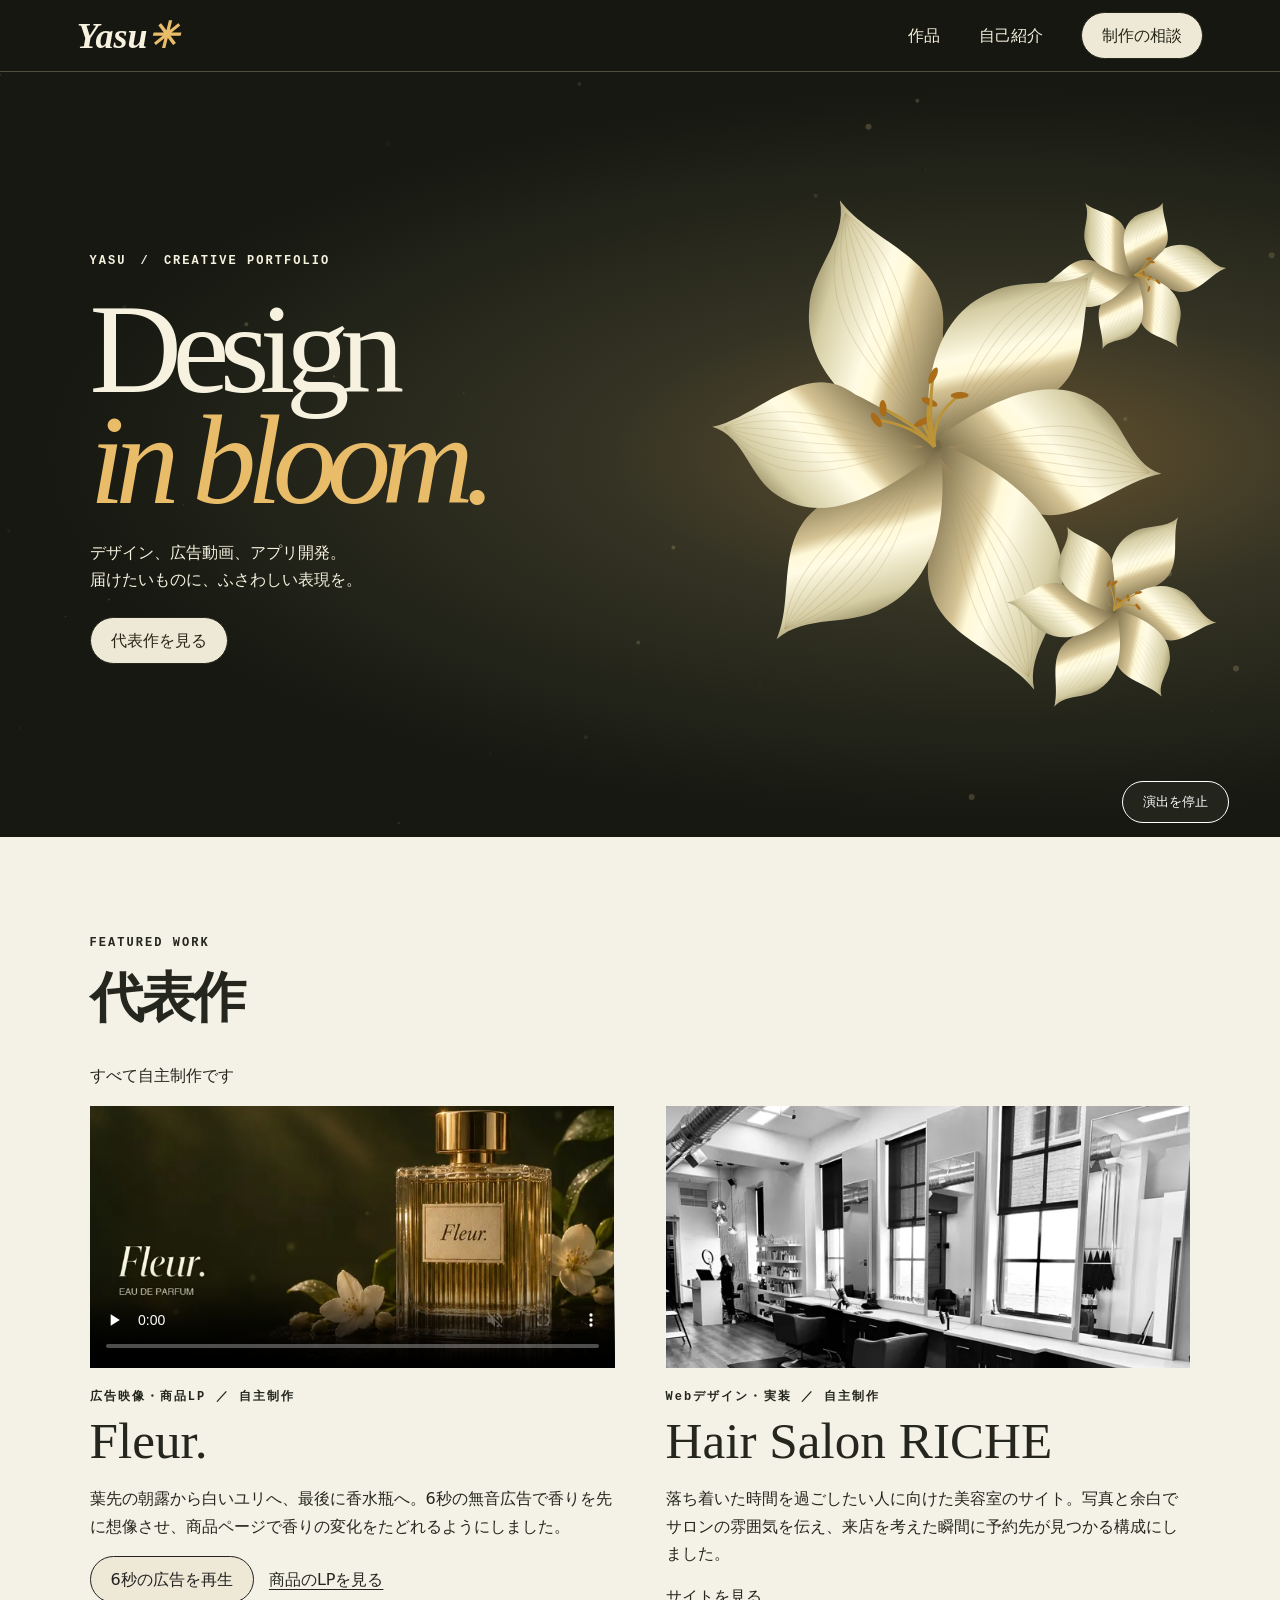
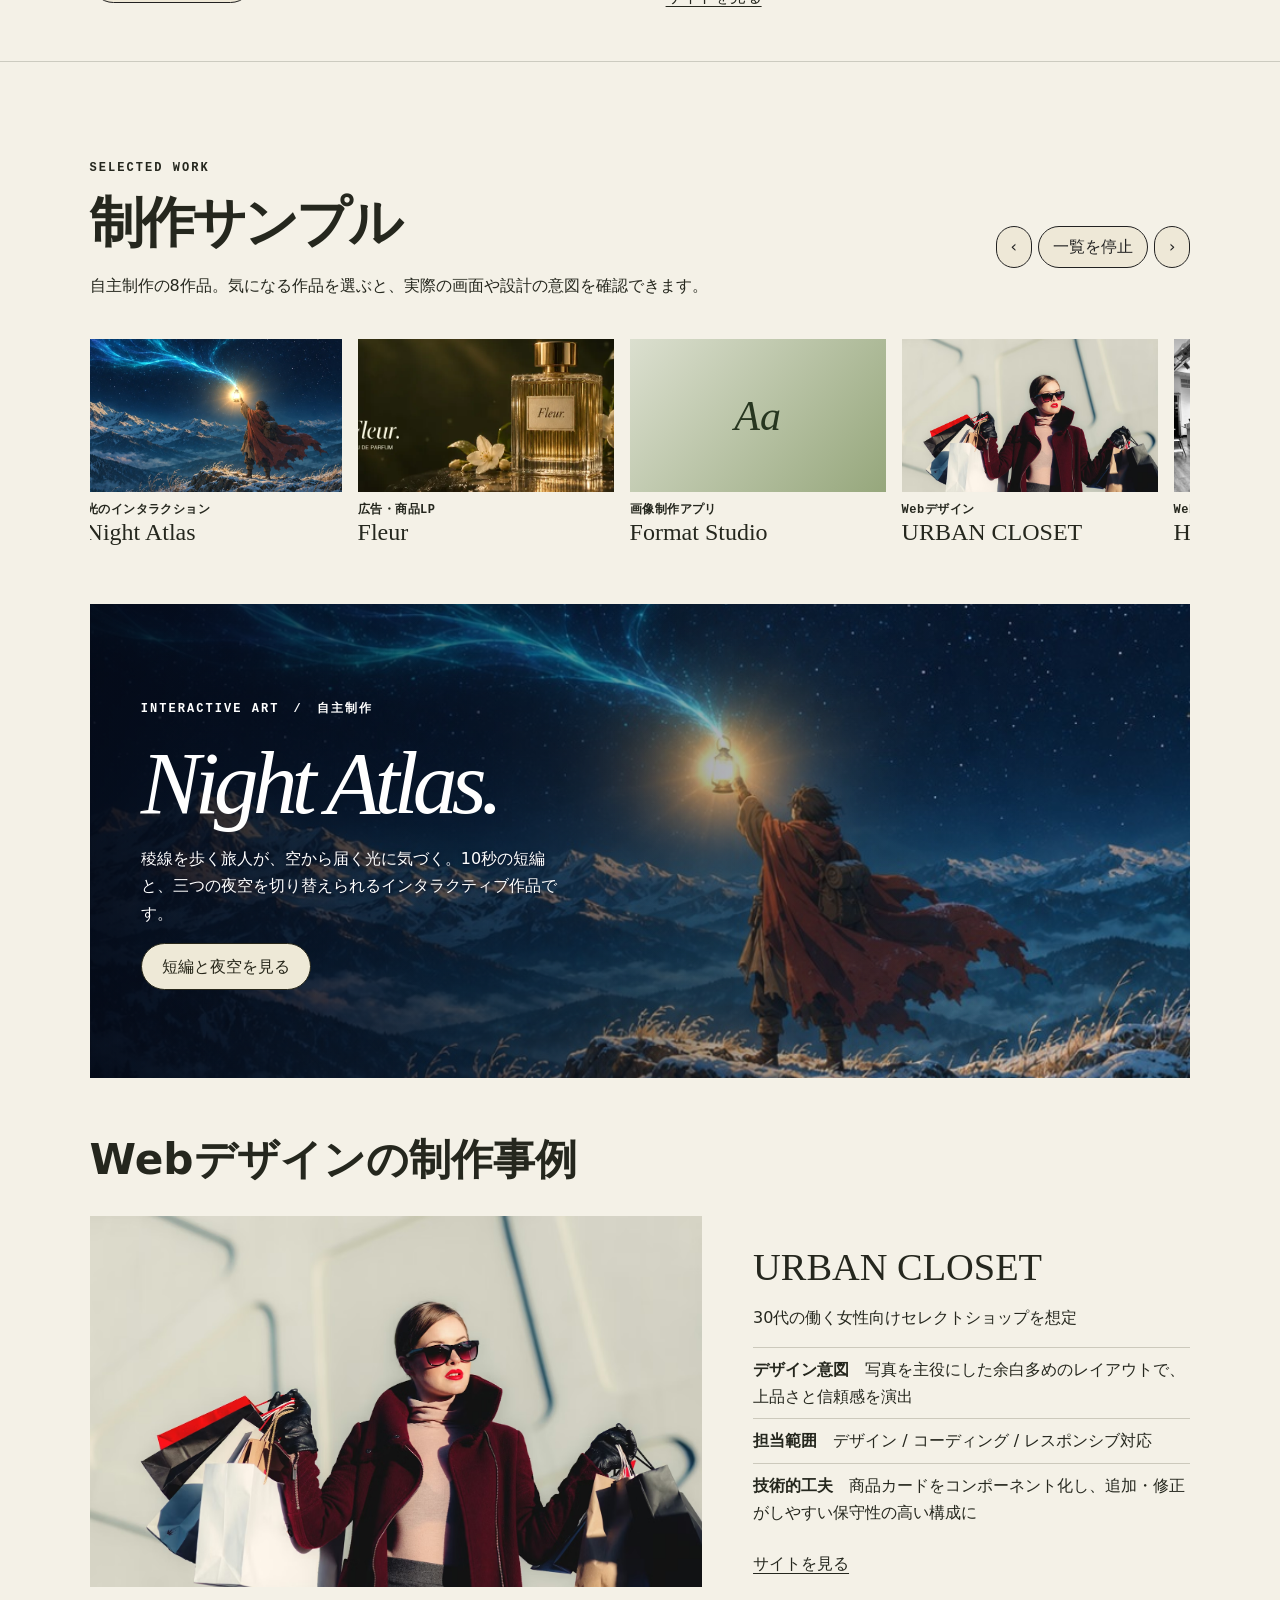
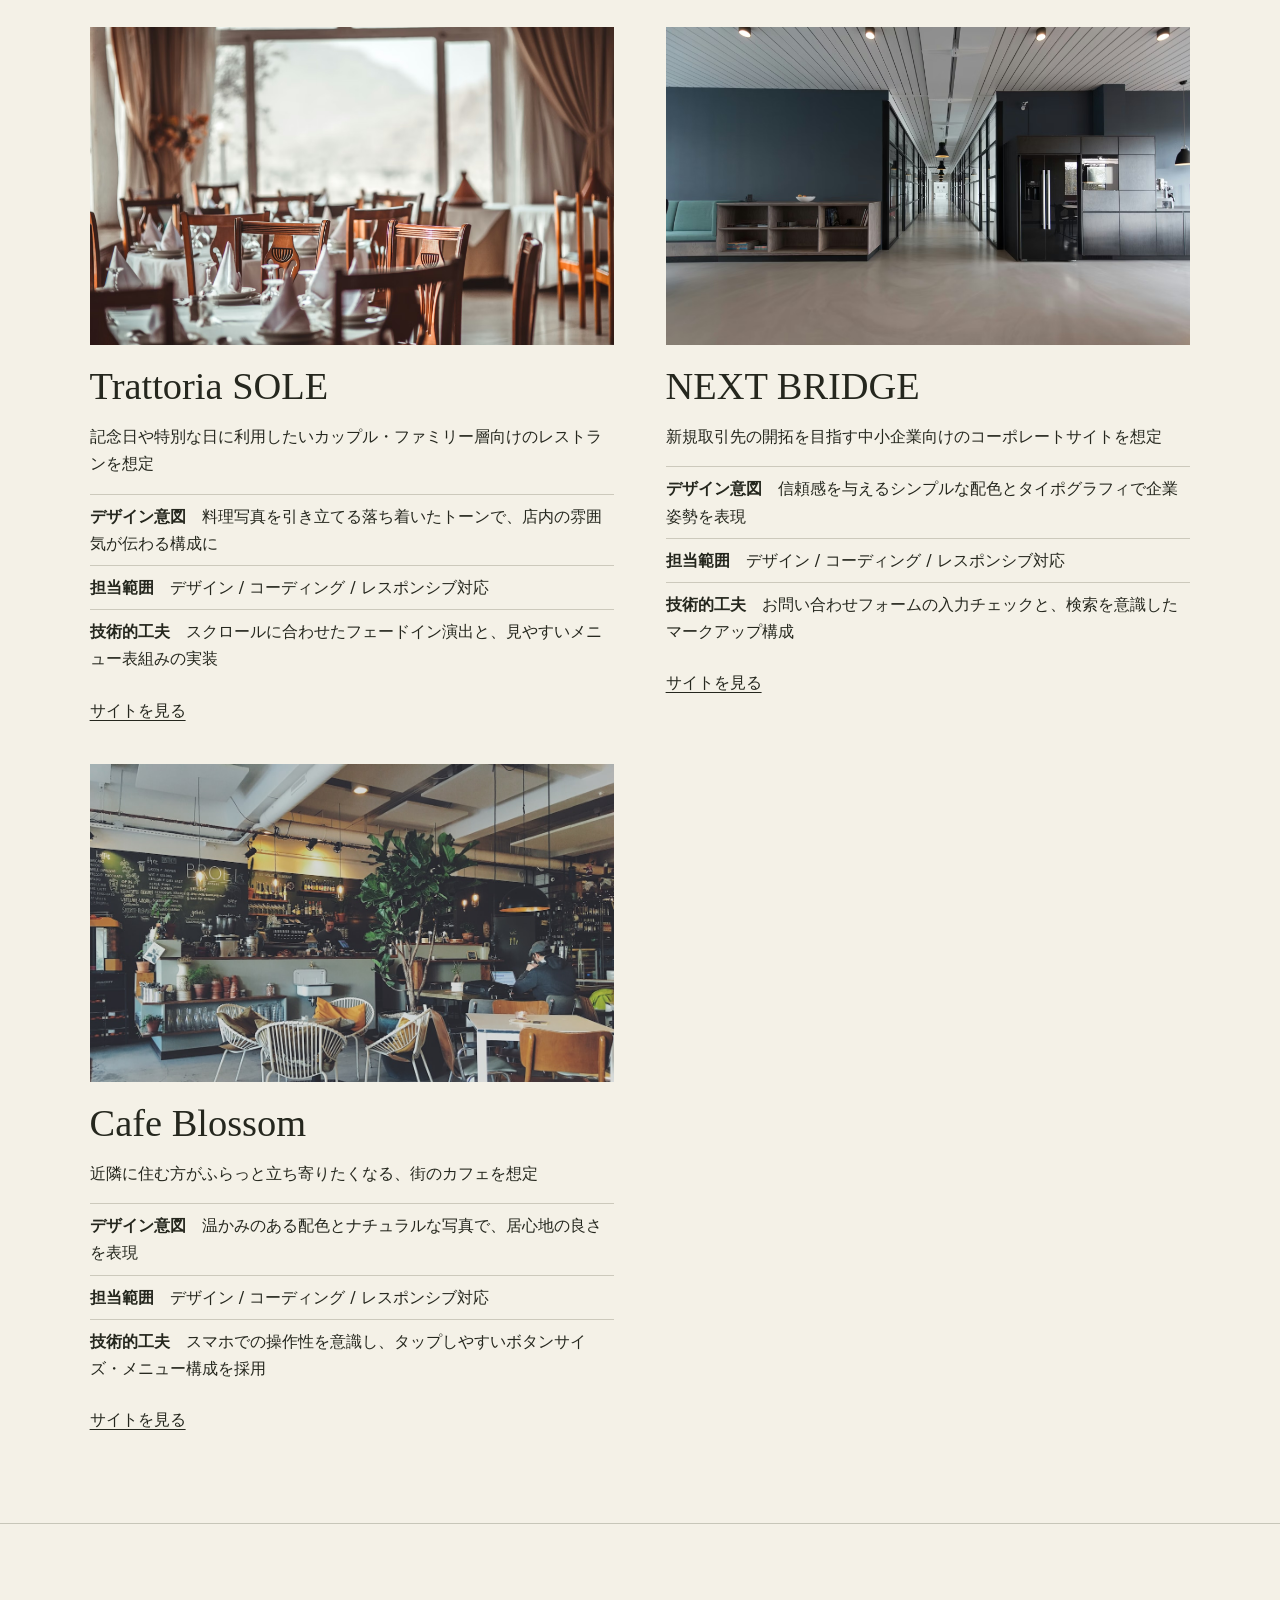
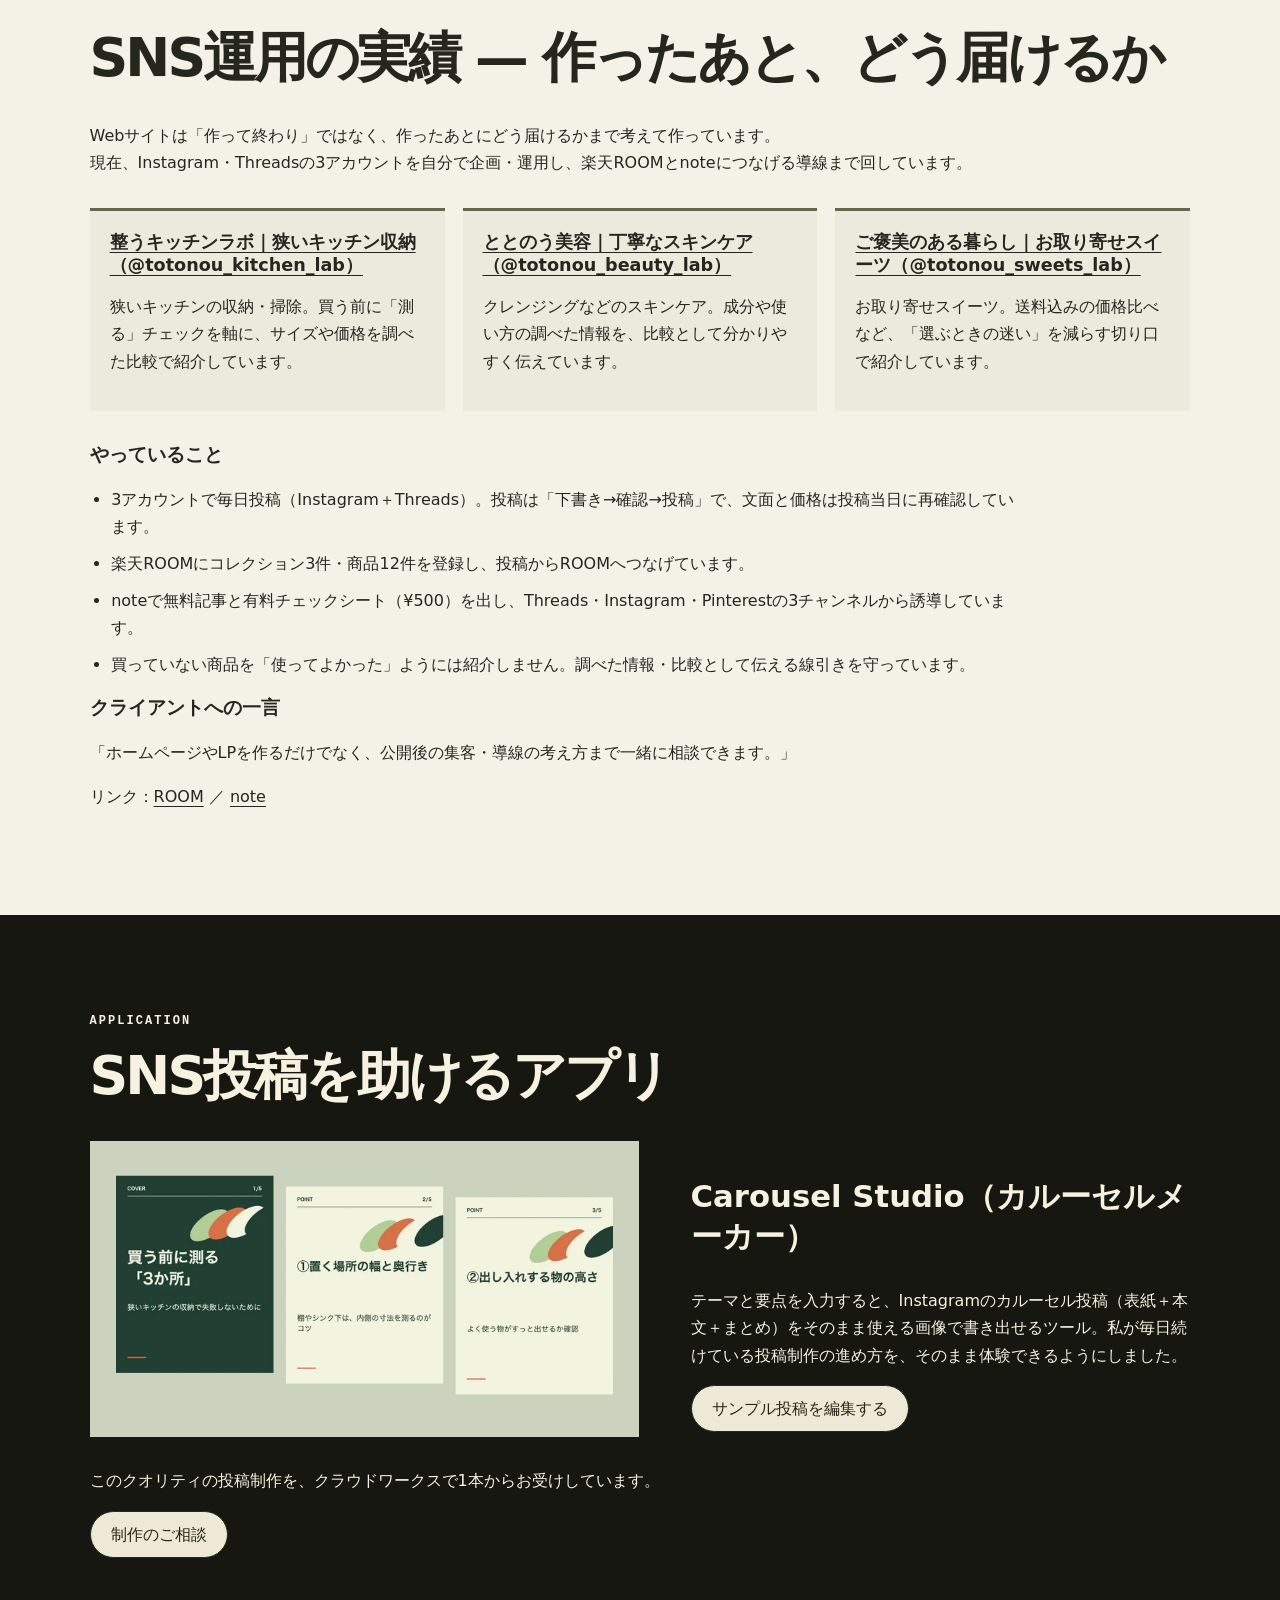
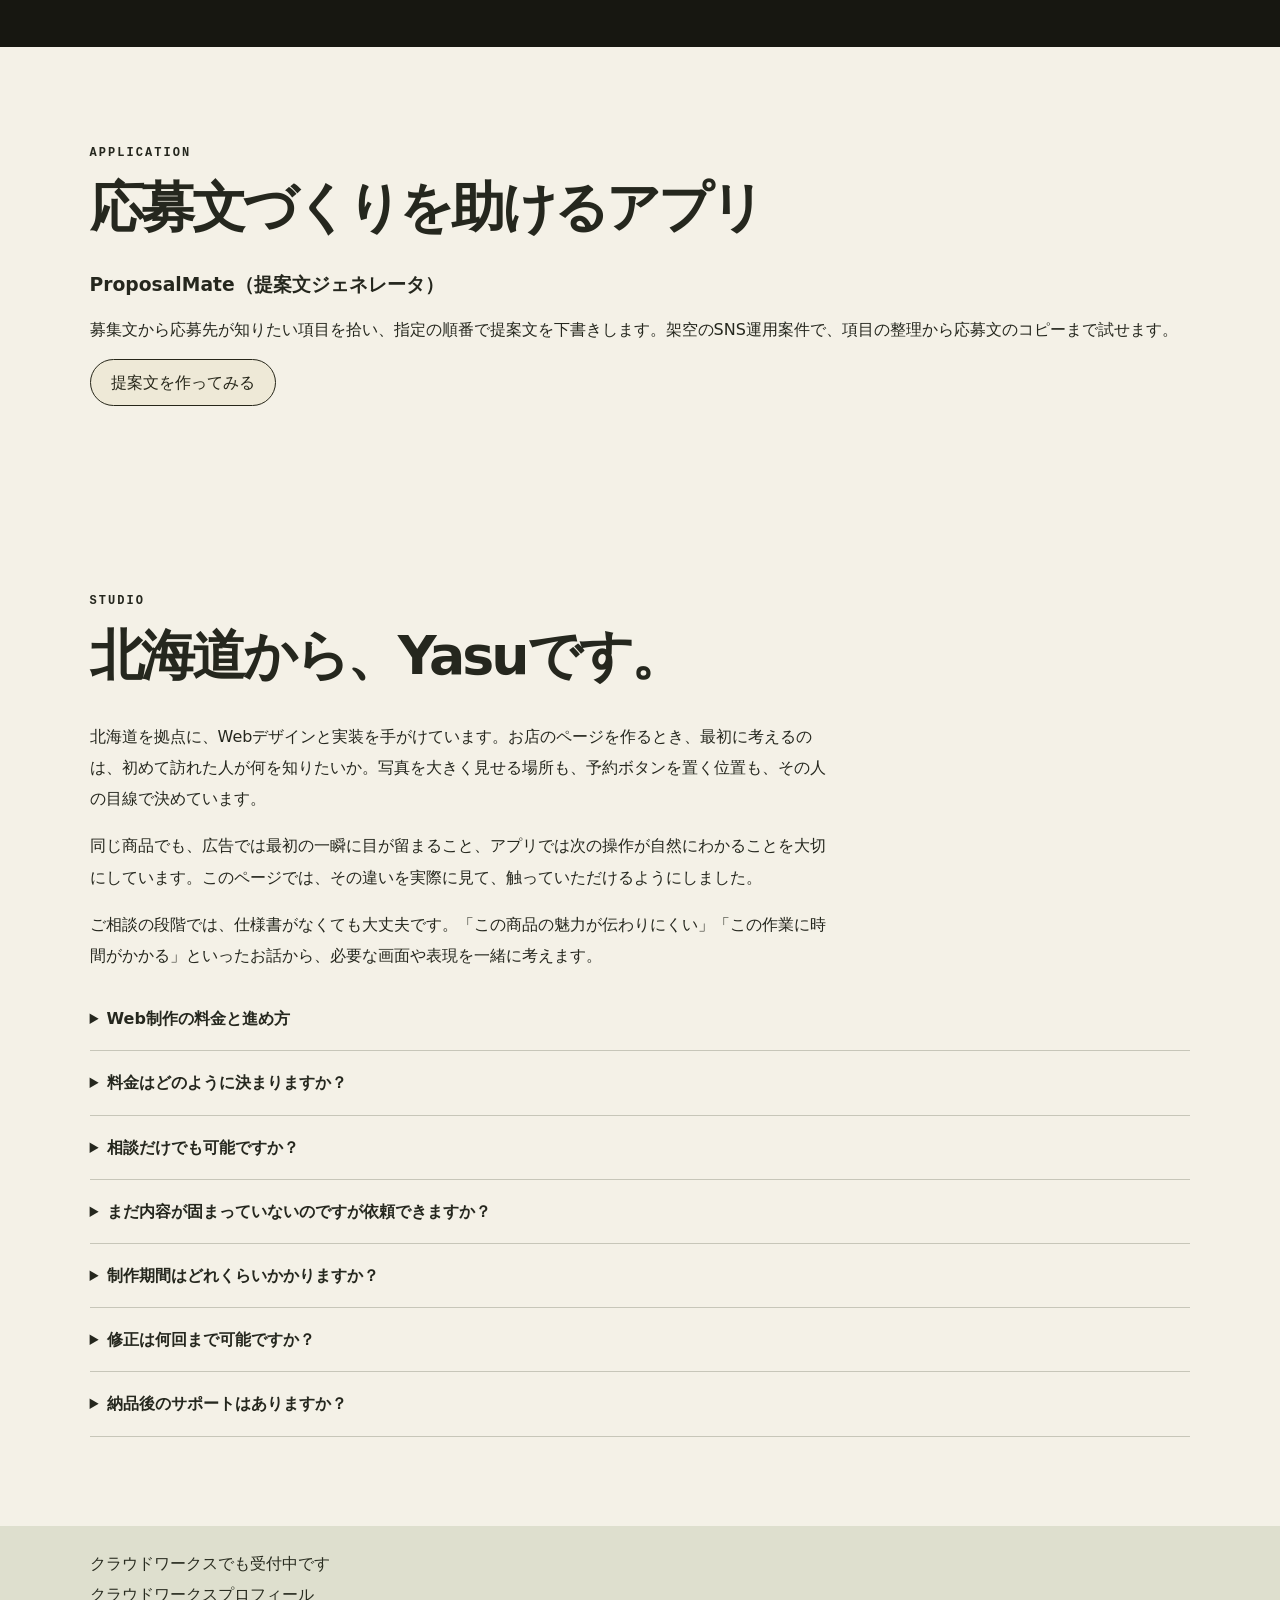
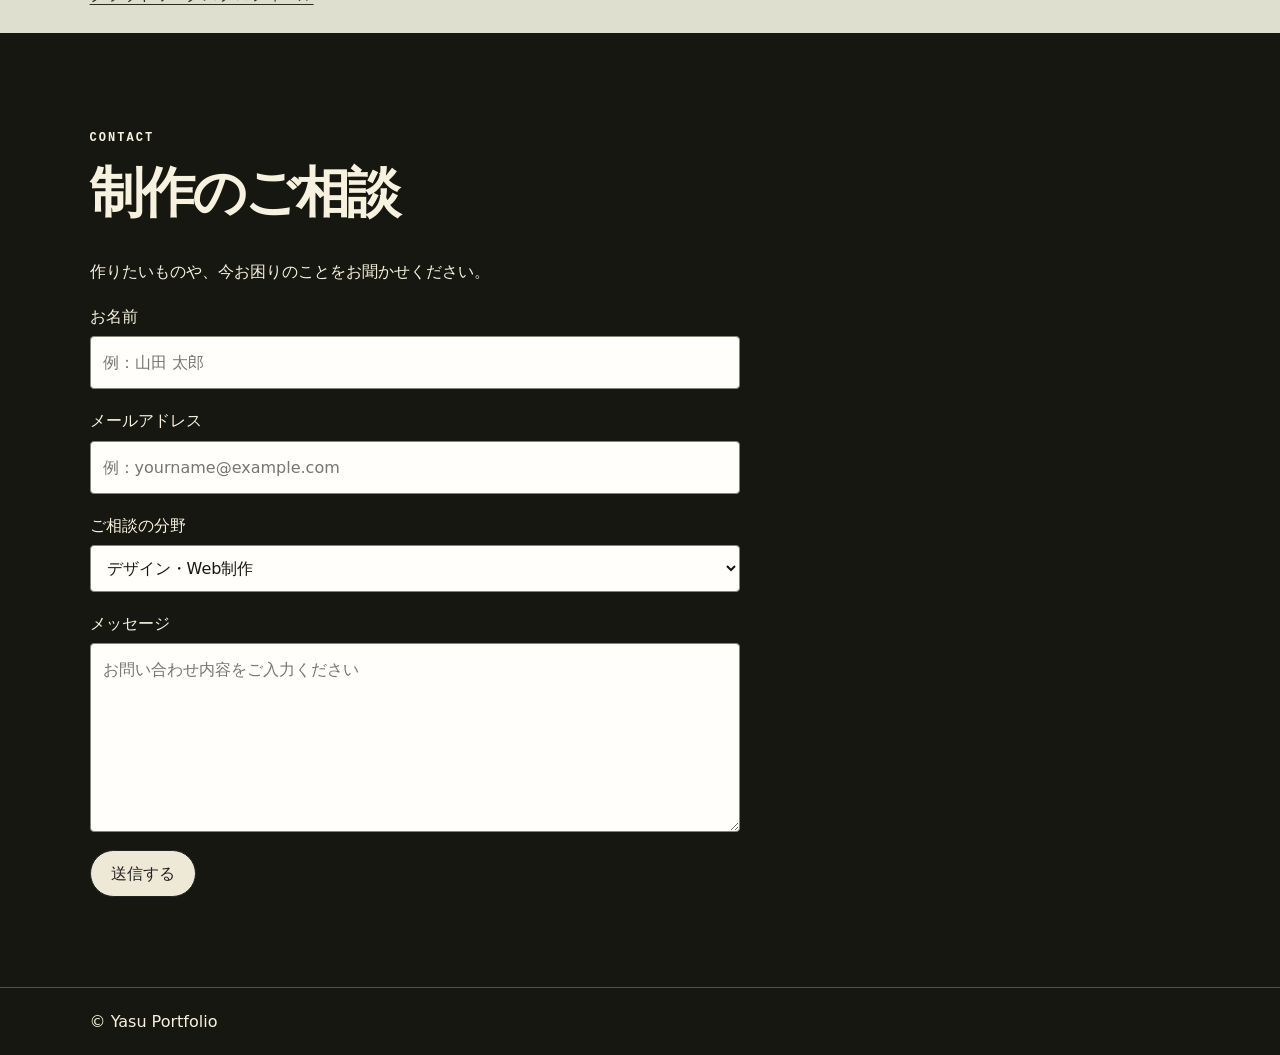
<file: index.html>
<!doctype html><html lang="ja"><meta charset="utf-8"><meta name="viewport" content="width=device-width,initial-scale=1"><title>Yasu — デザイン・広告動画・アプリ開発</title><meta name="description" content="北海道を拠点に活動するYasuの作品集。Webデザイン、広告モーション、アプリの試作を体験できます。"><link rel="stylesheet" href="style.css"><body><header><a class="logo" href="#top">Yasu<span>✳</span></a><nav><a href="#featured">作品</a><a href="#studio">自己紹介</a><a class="pill" href="#contact"><span class="desktop-label">制作の相談</span><span class="mobile-label">相談する</span></a></nav></header><main id="top"><section class="hero"><canvas id="flower" aria-hidden="true"></canvas><div class="heroText"><small>YASU　/　CREATIVE PORTFOLIO</small><h1>Design<br><i>in bloom.</i></h1><p>デザイン、広告動画、アプリ開発。<br>届けたいものに、ふさわしい表現を。</p><a class="primary" href="#featured">代表作を見る</a></div><button id="motion" type="button" aria-label="花の動きを一時停止">演出を停止</button></section><section class="paper featured" id="featured"><small>FEATURED WORK</small><h2>代表作</h2><p>すべて自主制作です</p><div class="leadPair"><article class="leadCase" id="fleur-case"><video class="campaign-film" id="campaign-film" controls playsinline muted preload="none" poster="images/fleur-poster.webp" aria-label="Fleurの6秒広告。朝露、白いユリ、琥珀色の香水瓶へと移る無音映像"><source src="works/fleur/media/fleur-film.mp4" type="video/mp4"></video><small>広告映像・商品LP ／ 自主制作</small><h3>Fleur.</h3><p>葉先の朝露から白いユリへ、最後に香水瓶へ。6秒の無音広告で香りを先に想像させ、商品ページで香りの変化をたどれるようにしました。</p><button type="button" id="play" aria-controls="campaign-film">6秒の広告を再生</button> <a class="caseLink" href="works/fleur/index.html">商品のLPを見る</a></article><article id="web-1" class="leadCase">
                        <a href="https://hair-salon-riche.vercel.app" class="work-detail-img" target="_blank" rel="noopener noreferrer">
                            <img loading="lazy" decoding="async" srcset="images/riche-mobile.webp 760w, images/hair-salon-riche.jpg 1440w" sizes="(max-width: 720px) 88vw, 43vw" src="images/hair-salon-riche.jpg" alt="Hair Salon RICHE サイトキャプチャ">
                        </a>
                        <div class="work-detail-body">
                            <small>Webデザイン・実装 ／ 自主制作</small><h3>Hair Salon RICHE</h3>
                            <p>落ち着いた時間を過ごしたい人に向けた美容室のサイト。写真と余白でサロンの雰囲気を伝え、来店を考えた瞬間に予約先が見つかる構成にしました。</p>
                            <a href="https://hair-salon-riche.vercel.app" class="btn work-detail-btn" target="_blank" rel="noopener noreferrer">サイトを見る<span class="arrow">→</span></a>
                        </div>
                    </article></div></section><section class="paper" id="works"><small>SELECTED WORK</small><div class="railHead"><div><h2>制作サンプル</h2><p>自主制作の8作品。気になる作品を選ぶと、実際の画面や設計の意図を確認できます。</p></div><div class="railNav"><button type="button" id="back" aria-label="前の作品">‹</button><button type="button" id="railPause">一覧を停止</button><button type="button" id="forward" aria-label="次の作品">›</button></div></div><p class="swipe-hint">横にスワイプできます</p><div class="rail" aria-label="作品一覧"><div class="track"><div class="sequence"><a class="railCard" href="works/night-atlas/index.html"><img loading="lazy" decoding="async" src="works/night-atlas/film-poster.jpg" alt=""><span><small>光のインタラクション</small><b>Night Atlas</b></span></a><a class="railCard" href="works/fleur/index.html"><img loading="lazy" decoding="async" src="images/fleur-poster.webp" alt=""><span><small>広告・商品LP</small><b>Fleur</b></span></a><a class="railCard" href="works/format-studio/index.html"><span class="mini format">Aa</span><span><small>画像制作アプリ</small><b>Format Studio</b></span></a><a class="railCard" href="#web-0"><img loading="lazy" decoding="async" src="images/urban-closet.avif" alt=""><span><small>Webデザイン</small><b>URBAN CLOSET</b></span></a><a class="railCard" href="#web-1"><img loading="lazy" decoding="async" srcset="images/riche-mobile.webp 760w, images/hair-salon-riche.jpg 1440w" sizes="(max-width: 720px) 88vw, 43vw" src="images/hair-salon-riche.jpg" alt=""><span><small>Webデザイン</small><b>Hair Salon RICHE</b></span></a><a class="railCard" href="#web-2"><img loading="lazy" decoding="async" src="images/trattoria-sole.avif" alt=""><span><small>Webデザイン</small><b>Trattoria SOLE</b></span></a><a class="railCard" href="#web-3"><img loading="lazy" decoding="async" src="images/next-bridge.avif" alt=""><span><small>Webデザイン</small><b>NEXT BRIDGE</b></span></a><a class="railCard" href="#web-4"><img loading="lazy" decoding="async" src="images/cafe-blossom.jpg" alt=""><span><small>Webデザイン</small><b>Cafe Blossom</b></span></a></div></div></div><article class="feature"><div><small>INTERACTIVE ART　/　自主制作</small><h3>Night Atlas.</h3><p>稜線を歩く旅人が、空から届く光に気づく。10秒の短編と、三つの夜空を切り替えられるインタラクティブ作品です。</p><a class="primary" href="works/night-atlas/index.html">短編と夜空を見る</a></div></article><h3 class="webHeading">Webデザインの制作事例</h3><div class="grid">
                    <div id="web-0" class="work-detail-card">
                        <a href="https://urban-closet.vercel.app" class="work-detail-img" target="_blank" rel="noopener noreferrer">
                            <img loading="lazy" decoding="async" src="images/urban-closet.avif" alt="URBAN CLOSET サイトキャプチャ">
                        </a>
                        <div class="work-detail-body">
                            <h3>URBAN CLOSET</h3>
                            <p class="work-target">30代の働く女性向けセレクトショップを想定</p>
                            <ul class="work-points">
                                <li><span>デザイン意図</span>写真を主役にした余白多めのレイアウトで、上品さと信頼感を演出</li>
                                <li><span>担当範囲</span>デザイン / コーディング / レスポンシブ対応</li>
                                <li><span>技術的工夫</span>商品カードをコンポーネント化し、追加・修正がしやすい保守性の高い構成に</li>
                            </ul>
                            <a href="https://urban-closet.vercel.app" class="btn work-detail-btn" target="_blank" rel="noopener noreferrer">サイトを見る<span class="arrow">→</span></a>
                        </div>
                    </div>
                    <div id="web-2" class="work-detail-card">
                        <a href="https://trattoria-sole-three.vercel.app" class="work-detail-img" target="_blank" rel="noopener noreferrer">
                            <img loading="lazy" decoding="async" src="images/trattoria-sole.avif" alt="Trattoria SOLE サイトキャプチャ">
                        </a>
                        <div class="work-detail-body">
                            <h3>Trattoria SOLE</h3>
                            <p class="work-target">記念日や特別な日に利用したいカップル・ファミリー層向けのレストランを想定</p>
                            <ul class="work-points">
                                <li><span>デザイン意図</span>料理写真を引き立てる落ち着いたトーンで、店内の雰囲気が伝わる構成に</li>
                                <li><span>担当範囲</span>デザイン / コーディング / レスポンシブ対応</li>
                                <li><span>技術的工夫</span>スクロールに合わせたフェードイン演出と、見やすいメニュー表組みの実装</li>
                            </ul>
                            <a href="https://trattoria-sole-three.vercel.app" class="btn work-detail-btn" target="_blank" rel="noopener noreferrer">サイトを見る<span class="arrow">→</span></a>
                        </div>
                    </div>
                    <div id="web-3" class="work-detail-card">
                        <a href="https://next-bridge.vercel.app" class="work-detail-img" target="_blank" rel="noopener noreferrer">
                            <img loading="lazy" decoding="async" src="images/next-bridge.avif" alt="NEXT BRIDGE サイトキャプチャ">
                        </a>
                        <div class="work-detail-body">
                            <h3>NEXT BRIDGE</h3>
                            <p class="work-target">新規取引先の開拓を目指す中小企業向けのコーポレートサイトを想定</p>
                            <ul class="work-points">
                                <li><span>デザイン意図</span>信頼感を与えるシンプルな配色とタイポグラフィで企業姿勢を表現</li>
                                <li><span>担当範囲</span>デザイン / コーディング / レスポンシブ対応</li>
                                <li><span>技術的工夫</span>お問い合わせフォームの入力チェックと、検索を意識したマークアップ構成</li>
                            </ul>
                            <a href="https://next-bridge.vercel.app" class="btn work-detail-btn" target="_blank" rel="noopener noreferrer">サイトを見る<span class="arrow">→</span></a>
                        </div>
                    </div>
                    <div id="web-4" class="work-detail-card">
                        <a href="https://cafe-blossom.vercel.app" class="work-detail-img" target="_blank" rel="noopener noreferrer">
                            <img loading="lazy" decoding="async" src="images/cafe-blossom.jpg" alt="Cafe Blossom サイトキャプチャ">
                        </a>
                        <div class="work-detail-body">
                            <h3>Cafe Blossom</h3>
                            <p class="work-target">近隣に住む方がふらっと立ち寄りたくなる、街のカフェを想定</p>
                            <ul class="work-points">
                                <li><span>デザイン意図</span>温かみのある配色とナチュラルな写真で、居心地の良さを表現</li>
                                <li><span>担当範囲</span>デザイン / コーディング / レスポンシブ対応</li>
                                <li><span>技術的工夫</span>スマホでの操作性を意識し、タップしやすいボタンサイズ・メニュー構成を採用</li>
                            </ul>
                            <a href="https://cafe-blossom.vercel.app" class="btn work-detail-btn" target="_blank" rel="noopener noreferrer">サイトを見る<span class="arrow">→</span></a>
                        </div>
                    </div>
                </div></section><section id="sns" class="paper sns"><h2>SNS運用の実績 — 作ったあと、どう届けるか</h2>
<p>Webサイトは「作って終わり」ではなく、作ったあとにどう届けるかまで考えて作っています。<br>現在、Instagram・Threadsの3アカウントを自分で企画・運用し、楽天ROOMとnoteにつなげる導線まで回しています。</p>
<div class="sns-cards">
<article><h3><a href="https://www.instagram.com/totonou_kitchen_lab/">整うキッチンラボ｜狭いキッチン収納（@totonou_kitchen_lab）</a></h3><p>狭いキッチンの収納・掃除。買う前に「測る」チェックを軸に、サイズや価格を調べた比較で紹介しています。</p></article>
<article><h3><a href="https://www.instagram.com/totonou_beauty_lab/">ととのう美容｜丁寧なスキンケア（@totonou_beauty_lab）</a></h3><p>クレンジングなどのスキンケア。成分や使い方の調べた情報を、比較として分かりやすく伝えています。</p></article>
<article><h3><a href="https://www.instagram.com/totonou_sweets_lab/">ご褒美のある暮らし｜お取り寄せスイーツ（@totonou_sweets_lab）</a></h3><p>お取り寄せスイーツ。送料込みの価格比べなど、「選ぶときの迷い」を減らす切り口で紹介しています。</p></article></div>
<h3>やっていること</h3><ul>
<li>3アカウントで毎日投稿（Instagram＋Threads）。投稿は「下書き→確認→投稿」で、文面と価格は投稿当日に再確認しています。</li>
<li>楽天ROOMにコレクション3件・商品12件を登録し、投稿からROOMへつなげています。</li>
<li>noteで無料記事と有料チェックシート（¥500）を出し、Threads・Instagram・Pinterestの3チャンネルから誘導しています。</li>
<li>買っていない商品を「使ってよかった」ようには紹介しません。調べた情報・比較として伝える線引きを守っています。</li></ul>
<h3>クライアントへの一言</h3><p>「ホームページやLPを作るだけでなく、公開後の集客・導線の考え方まで一緒に相談できます。」</p>
<p>リンク：<a href="https://room.rakuten.co.jp/room_9ee59674a7/items">ROOM</a> ／ <a href="https://note.com/totonou_kitchen">note</a></p></section><section class="labs" id="labs"><small>APPLICATION</small><h2>SNS投稿を助けるアプリ</h2><div class="carousel-demo"><a href="works/format-studio/index.html" aria-label="サンプル投稿を編集する"><img loading="lazy" decoding="async" width="760" height="410" src="works/format-studio/sample.webp" alt="買う前に測る「3か所」の表紙と本文スライドのプレビュー"></a><div><h3>Carousel Studio（カルーセルメーカー）</h3><p>テーマと要点を入力すると、Instagramのカルーセル投稿（表紙＋本文＋まとめ）をそのまま使える画像で書き出せるツール。私が毎日続けている投稿制作の進め方を、そのまま体験できるようにしました。</p><a class="primary" href="works/format-studio/index.html">サンプル投稿を編集する</a></div></div><p>このクオリティの投稿制作を、クラウドワークスで1本からお受けしています。</p><a class="primary" href="#contact">制作のご相談</a></section><section class="paper" id="proposal-mate"><small>APPLICATION</small><h2>応募文づくりを助けるアプリ</h2><article><h3>ProposalMate（提案文ジェネレータ）</h3><p>募集文から応募先が知りたい項目を拾い、指定の順番で提案文を下書きします。架空のSNS運用案件で、項目の整理から応募文のコピーまで試せます。</p><a class="primary" href="works/proposal-mate/index.html">提案文を作ってみる</a></article></section><section class="paper" id="studio"><small>STUDIO</small><h2>北海道から、<span class="keep-line">Yasuです。</span></h2><p>北海道を拠点に、Webデザインと実装を手がけています。お店のページを作るとき、最初に考えるのは、初めて訪れた人が何を知りたいか。写真を大きく見せる場所も、予約ボタンを置く位置も、その人の目線で決めています。</p><p>同じ商品でも、広告では最初の一瞬に目が留まること、アプリでは次の操作が自然にわかることを大切にしています。このページでは、その違いを実際に見て、触っていただけるようにしました。</p><p>ご相談の段階では、仕様書がなくても大丈夫です。「この商品の魅力が伝わりにくい」「この作業に時間がかかる」といったお話から、必要な画面や表現を一緒に考えます。</p><details name="studio-info"><summary>Web制作の料金と進め方</summary><p>LP制作 30,000円〜 ／ コーポレートサイト 50,000円〜 ／ 修正・保守 5,000円〜。</p><p>ヒアリング後にお見積りし、デザイン確認、実装、納品の順に進めます。広告動画・アプリ開発は内容に応じて個別にお見積りします。</p></details><details name="studio-info"><summary>料金はどのように決まりますか？</summary><p>ページ数・機能・デザインの複雑さによって変動いたします。ヒアリングの上、ご予算に応じたプランをご提案させていただきますので、まずはお気軽にご相談ください。</p></details><details name="studio-info"><summary>相談だけでも可能ですか？</summary><p>はい、可能です。ご相談やお見積もりは無料で承っております。まずはお気軽にお悩みをお聞かせください。</p></details><details name="studio-info"><summary>まだ内容が固まっていないのですが依頼できますか？</summary><p>もちろん大丈夫です。丁寧なヒアリングを通じて、お客様の「こうしたい」というイメージを一緒に形にしていきますので、ご安心ください。</p></details><details name="studio-info"><summary>制作期間はどれくらいかかりますか？</summary><p>制作する内容にもよりますが、おおよそ一週間から三週間ほどいただいております。お急ぎの場合は、スケジュールに合わせて柔軟に対応いたします。</p></details><details name="studio-info"><summary>修正は何回まで可能ですか？</summary><p>基本的に3回まで無料で対応しております。それ以降も、ご納得いただけるまで誠実に対応させていただきますので、その都度ご相談ください。</p></details><details name="studio-info"><summary>納品後のサポートはありますか？</summary><p>はい、ございます。納品後1ヶ月間は、万が一の表示崩れやバグが見つかった場合、無料で修正対応いたします。操作方法についてのご質問にも引き続きお答えいたしますので、ご安心ください。</p></details></section><aside class="crowd" id="crowdworks"><p>クラウドワークスでも受付中です</p><a href="#crowdworks">クラウドワークスプロフィール</a></aside><section id="contact"><small>CONTACT</small><h2>制作のご相談</h2><p>作りたいものや、今お困りのことをお聞かせください。</p><form id="contact-form" action="https://formspree.io/f/xlgawkgn" method="POST">
                        <div class="form-group">
                            <label for="name">お名前</label>
                            <input type="text" id="name" name="name" required placeholder="例：山田 太郎">
                        </div>
                        <div class="form-group">
                            <label for="email">メールアドレス</label>
                            <input type="email" id="email" name="email" required placeholder="例：yourname@example.com">
                        </div>
                        <div class="form-group">
                            <label for="service">ご相談の分野</label><select name="service" id="service"><option>デザイン・Web制作</option><option>広告動画</option><option>アプリ開発</option><option>まとめて相談</option></select><label for="message">メッセージ</label>
                            <textarea id="message" name="message" rows="6" required
                                placeholder="お問い合わせ内容をご入力ください"></textarea>
                        </div>
                        <p class="form-feedback form-feedback-error" id="contact-form-error" role="alert" hidden></p>
                        <div class="form-btn">
                            <button type="submit" class="contact-submit-btn" id="contact-submit-btn">
                                <span class="btn-label">送信する<span class="arrow">→</span></span>
                            </button>
                        </div>
                    </form>
                    <div class="form-feedback form-feedback-success" id="contact-form-success" role="status" hidden>
                        <strong>お問い合わせありがとうございました。</strong>
                        内容を確認の上、2営業日以内にご連絡いたします。
                    </div></section></main><footer>© Yasu Portfolio</footer><script defer src="script.js"></script></body></html>
</file>
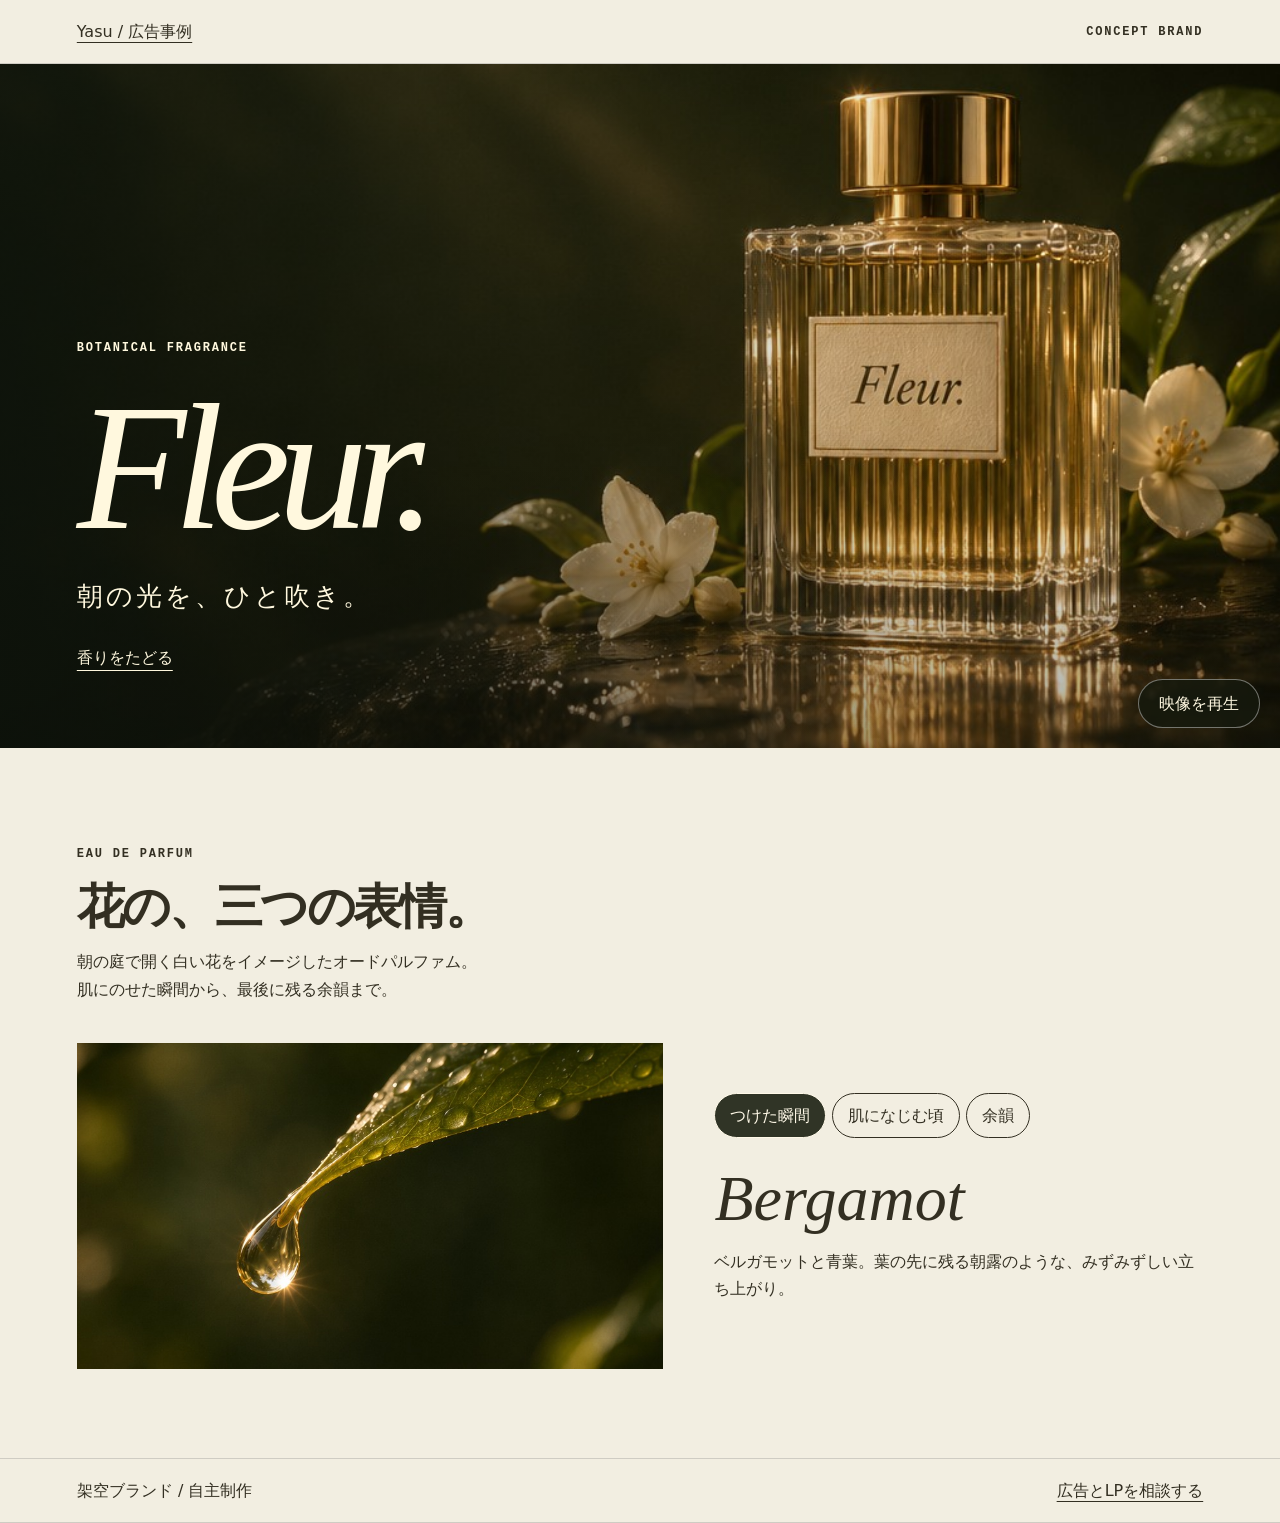
<file: works/fleur/index.html>
<!doctype html>
<html lang="ja">
<head>
  <meta charset="utf-8"><meta name="viewport" content="width=device-width, initial-scale=1">
  <title>Fleur. — 朝の光を、ひと吹き。</title>
  <link rel="stylesheet" href="../projects.css"><link rel="stylesheet" href="film.css">
</head>
<body class="floral">
<header><a href="../../index.html#fleur-case">Yasu / 広告事例</a><small>CONCEPT BRAND</small></header>
<section class="cinema" aria-label="Fleur ブランドフィルム">
  <video id="atmosphere" muted playsinline loop preload="none" poster="media/bottle.jpg" aria-hidden="true"><source src="media/fleur-atmosphere.mp4" type="video/mp4"></video>
  <div class="film-title"><small>BOTANICAL FRAGRANCE</small><h1>Fleur.</h1><p>朝の光を、ひと吹き。</p><a href="#notes">香りをたどる</a></div>
  <button class="transport" type="button" aria-controls="atmosphere">映像を再生</button>
</section>
<main id="notes">
  <div class="chapter"><small>EAU DE PARFUM</small><h2>花の、三つの表情。</h2><p>朝の庭で開く白い花をイメージしたオードパルファム。<br>肌にのせた瞬間から、最後に残る余韻まで。</p></div>
  <div class="study"><div class="still"><img id="plate" src="media/dew.jpg" alt="朝の光を映す葉先のしずく"></div>
  <div class="note-copy"><div class="choices" aria-label="香りの時間"><button type="button" aria-pressed="true">つけた瞬間</button><button type="button" aria-pressed="false">肌になじむ頃</button><button type="button" aria-pressed="false">余韻</button></div>
  <div aria-live="polite"><h3 id="name">Bergamot</h3><p id="note">ベルガモットと青葉。葉の先に残る朝露のような、みずみずしい立ち上がり。</p></div></div></div>
</main>
<footer>架空ブランド / 自主制作 <a href="../../index.html?service=motion#contact">広告とLPを相談する</a></footer>
<script src="film.js"></script>
</body></html>
</file>
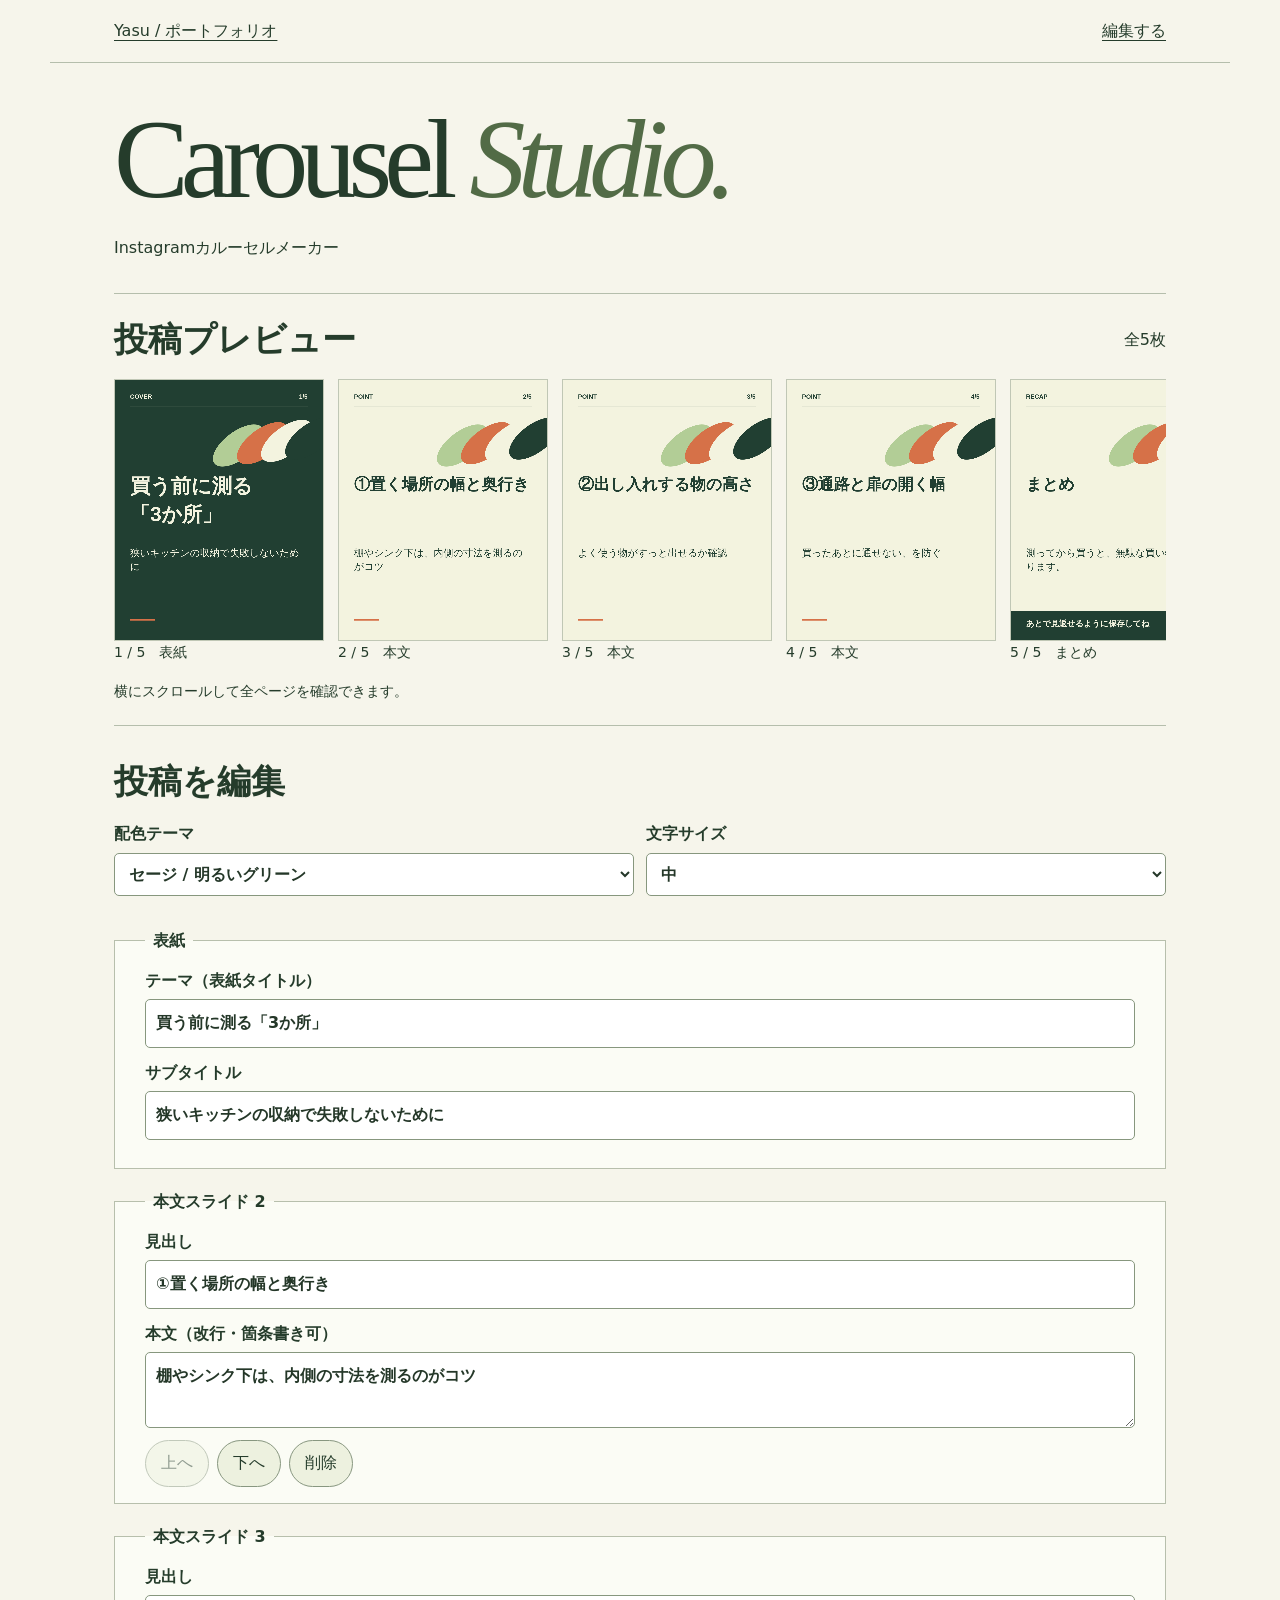
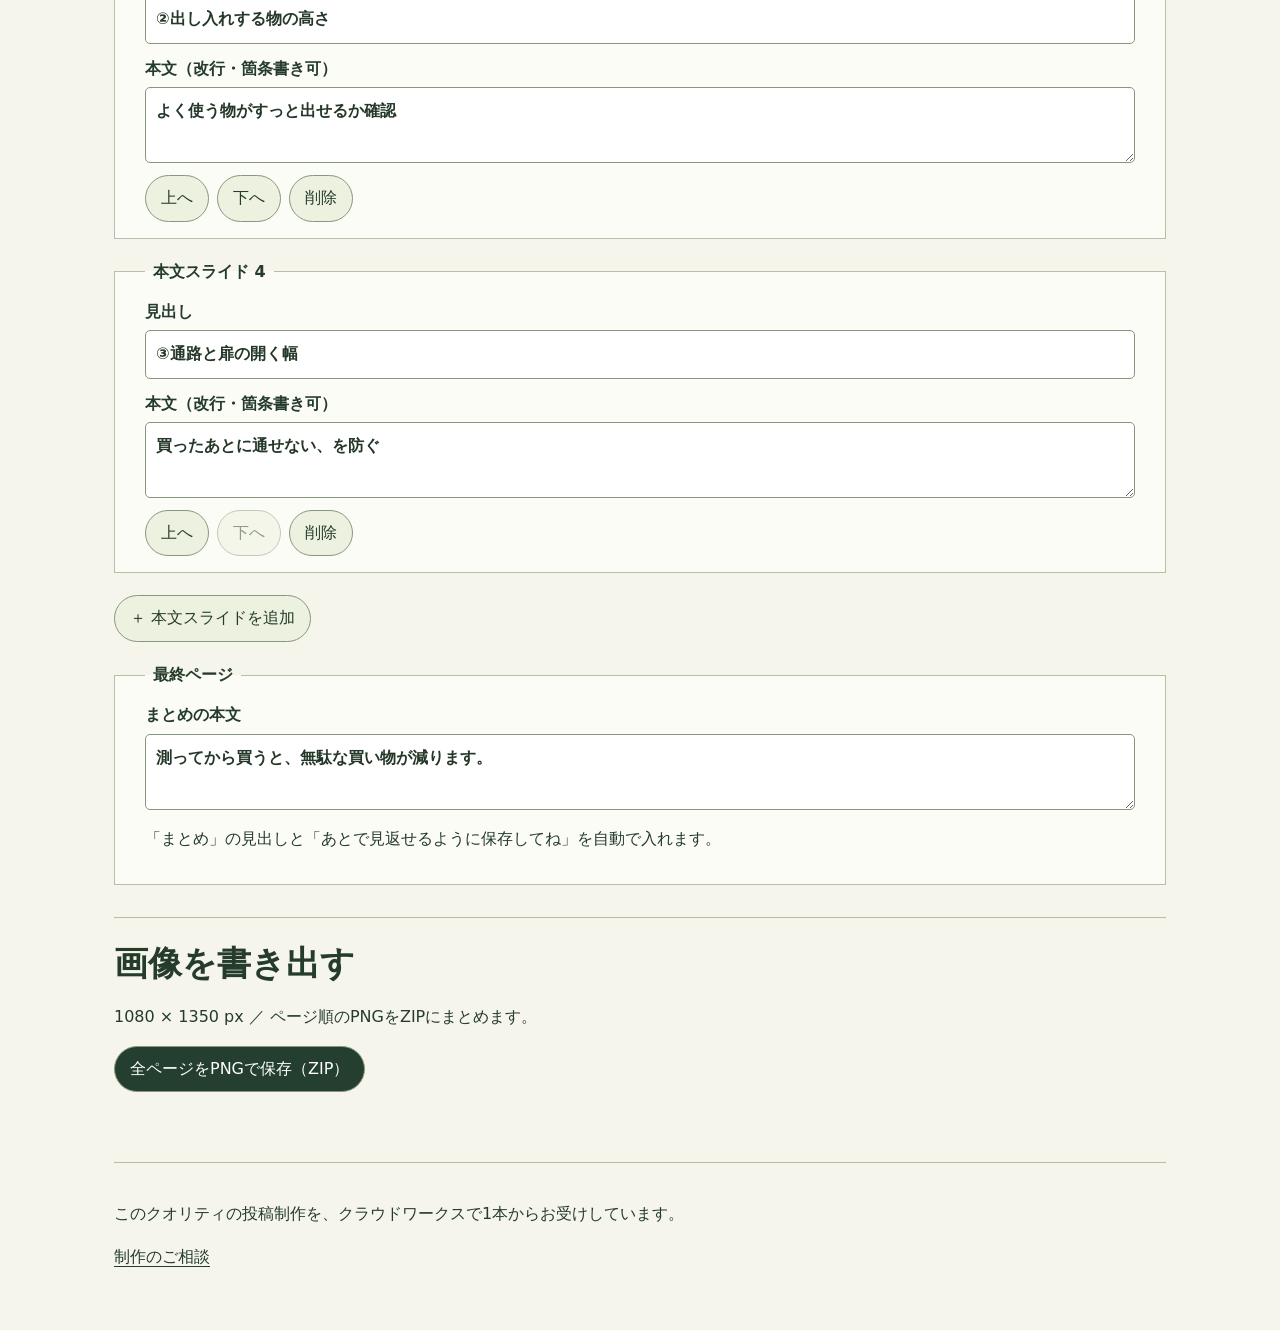
<file: works/format-studio/index.html>
<!doctype html>
<html lang="ja"><head><meta charset="utf-8"><meta name="viewport" content="width=device-width,initial-scale=1">
<title>Carousel Studio（カルーセルメーカー）｜Yasu</title><link rel="stylesheet" href="studio.css"></head>
<body><header><a href="../../index.html#labs">Yasu / ポートフォリオ</a><a href="#edit">編集する</a></header>
<main><h1>Carousel <i>Studio.</i></h1><p>Instagramカルーセルメーカー</p>
<section class="proof"><div class="row"><h2>投稿プレビュー</h2><span id="count"></span></div><div id="strip" tabindex="0" aria-label="全スライドの横スクロールプレビュー"></div><p class="hint">横にスクロールして全ページを確認できます。</p></section>
<section id="edit"><h2>投稿を編集</h2><div class="design"><label>配色テーマ<select id="theme"><option value="sage">セージ / 明るいグリーン</option><option value="berry">ベリー / 落ち着いたワイン</option><option value="blue">ブルー / 澄んだ青</option></select></label><label>文字サイズ<select id="size"><option value="1.15">大</option><option value="1" selected>中</option><option value=".85">小</option></select></label></div>
<fieldset><legend>表紙</legend><label>テーマ（表紙タイトル）<input id="title" maxlength="80" value="買う前に測る「3か所」"></label><label>サブタイトル<input id="sub" maxlength="120" value="狭いキッチンの収納で失敗しないために"></label></fieldset>
<div id="pages"></div><button id="add" type="button">＋ 本文スライドを追加</button>
<fieldset><legend>最終ページ</legend><label>まとめの本文<textarea id="closing" maxlength="280">測ってから買うと、無駄な買い物が減ります。</textarea></label><p>「まとめ」の見出しと「あとで見返せるように保存してね」を自動で入れます。</p></fieldset></section>
<section class="export"><h2>画像を書き出す</h2><p>1080 × 1350 px ／ ページ順のPNGをZIPにまとめます。</p><button id="save" type="button">全ページをPNGで保存（ZIP）</button><p id="status" role="status"></p></section>
<footer><p>このクオリティの投稿制作を、クラウドワークスで1本からお受けしています。</p><a href="../../index.html#contact">制作のご相談</a></footer></main>
<script defer src="vendor/jszip.min.js"></script><script defer src="editor.js"></script></body></html>
</file>
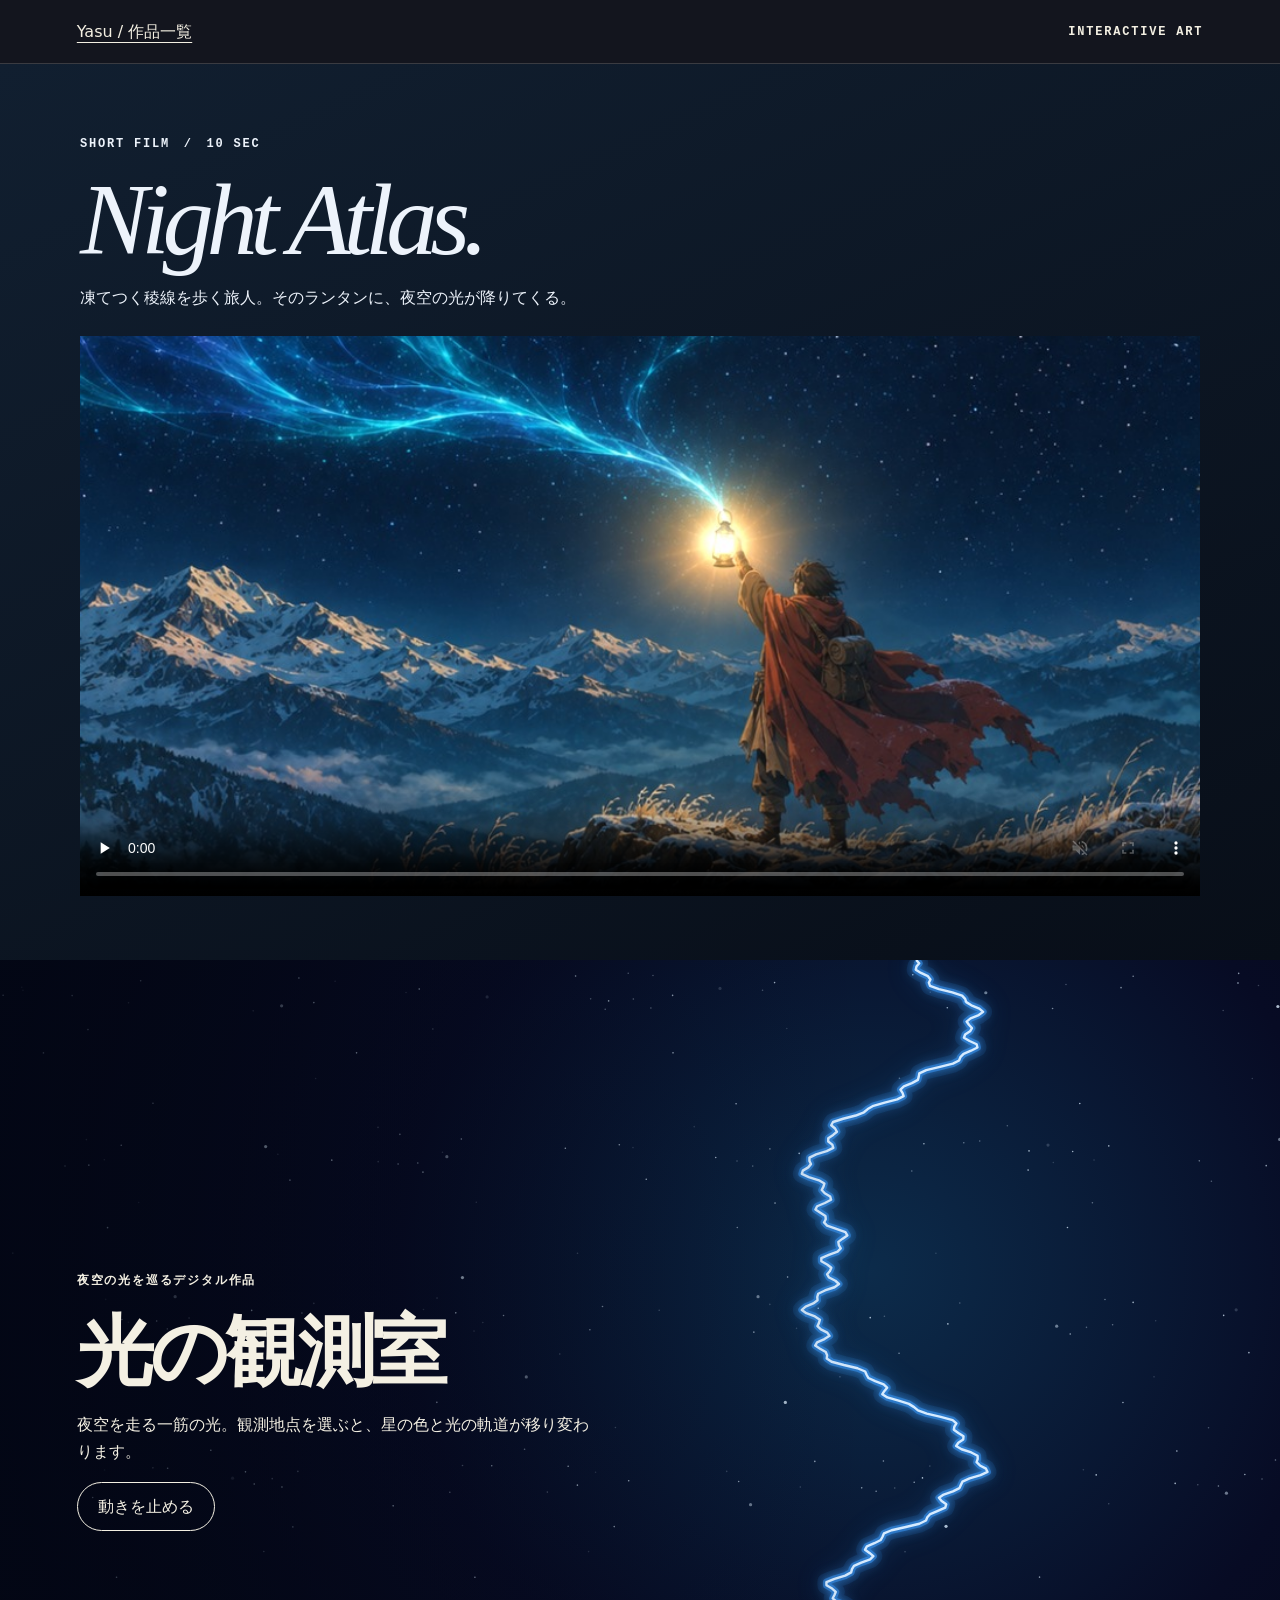
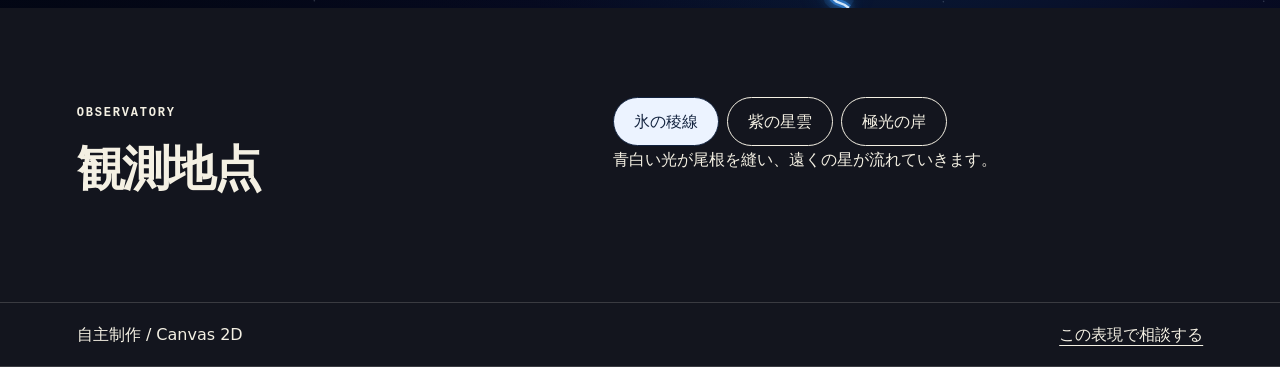
<file: works/night-atlas/index.html>
<!doctype html><html lang="ja"><meta charset="utf-8"><meta name="viewport" content="width=device-width,initial-scale=1"><title>Night Atlas — Yasu</title><link rel="stylesheet" href="../projects.css"><link rel="stylesheet" href="short-film.css"><header><a href="../../index.html#works">Yasu / 作品一覧</a><small>INTERACTIVE ART</small></header><section class="shortFilm"><div><small>SHORT FILM　/　10 SEC</small><h1>Night Atlas.</h1><p>凍てつく稜線を歩く旅人。そのランタンに、夜空の光が降りてくる。</p></div><video controls playsinline muted preload="none" poster="film-poster.jpg" aria-label="Night Atlas、旅人と光の10秒短編"><source src="night-atlas.mp4" type="video/mp4"></video></section><section class="stage"><canvas aria-hidden="true"></canvas><div><small>夜空の光を巡るデジタル作品</small><h2>光の観測室</h2><p>夜空を走る一筋の光。観測地点を選ぶと、星の色と光の軌道が移り変わります。</p><button id="pause">動きを止める</button></div></section><main class="sheet"><div><small>OBSERVATORY</small><h2>観測地点</h2></div><div><div class="choices"><button class="choice" aria-pressed="true">氷の稜線</button><button class="choice" aria-pressed="false">紫の星雲</button><button class="choice" aria-pressed="false">極光の岸</button></div><p id="reading" aria-live="polite"></p></div></main><footer>自主制作 / Canvas 2D <a href="../../index.html?service=design#contact">この表現で相談する</a></footer><script src="atlas.js"></script></html>
</file>
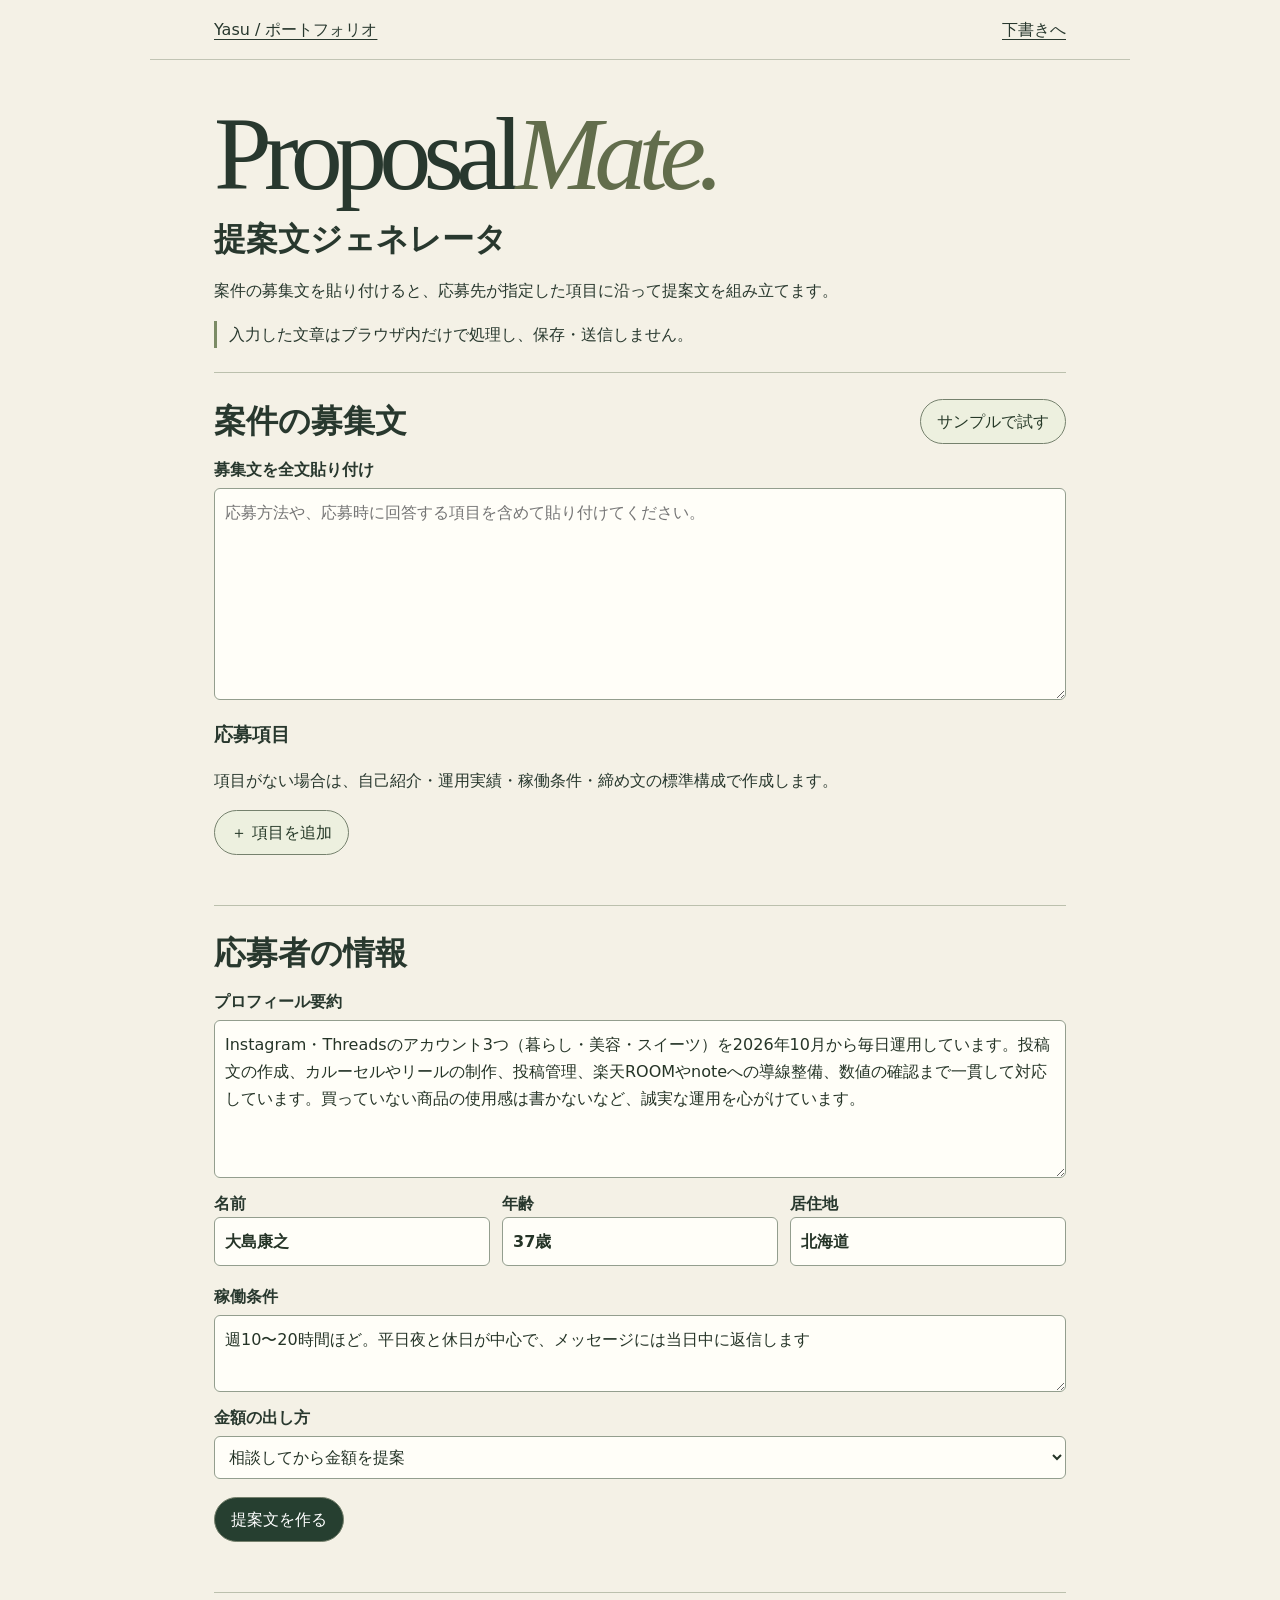
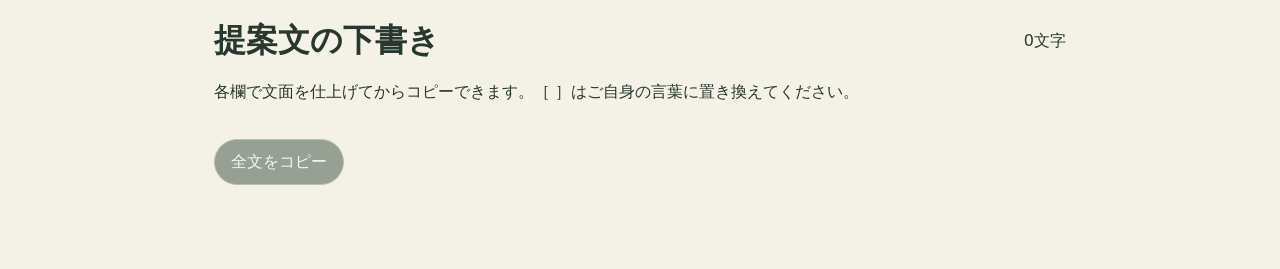
<file: works/proposal-mate/index.html>
<!doctype html>
<html lang="ja"><head><meta charset="utf-8"><meta name="viewport" content="width=device-width,initial-scale=1">
<meta http-equiv="Content-Security-Policy" content="default-src 'none'; style-src 'self'; script-src 'self'; connect-src 'none'; form-action 'none'; base-uri 'none'">
<title>ProposalMate｜提案文ジェネレータ</title><link rel="stylesheet" href="studio.css"><script defer src="editor.js"></script></head>
<body><header><a href="../../index.html#proposal-mate">Yasu / ポートフォリオ</a><a href="#draft">下書きへ</a></header><main>
<h1>Proposal<i>Mate.</i></h1><h2>提案文ジェネレータ</h2><p>案件の募集文を貼り付けると、応募先が指定した項目に沿って提案文を組み立てます。</p>
<p class="privacy">入力した文章はブラウザ内だけで処理し、保存・送信しません。</p>
<section><div class="bar"><h2>案件の募集文</h2><button id="sample" type="button">サンプルで試す</button></div>
<label for="job">募集文を全文貼り付け</label><textarea id="job" rows="7" placeholder="応募方法や、応募時に回答する項目を含めて貼り付けてください。" autocomplete="off"></textarea>
<h3>応募項目</h3><p id="extracted" role="status"></p><ol id="items"></ol><button id="add">＋ 項目を追加</button></section>
<section><h2>応募者の情報</h2><label for="profile">プロフィール要約</label><textarea rows="5" id="profile">Instagram・Threadsのアカウント3つ（暮らし・美容・スイーツ）を2026年10月から毎日運用しています。投稿文の作成、カルーセルやリールの制作、投稿管理、楽天ROOMやnoteへの導線整備、数値の確認まで一貫して対応しています。買っていない商品の使用感は書かないなど、誠実な運用を心がけています。</textarea>
<div class="identity"><label>名前<input id="name" value="大島康之"></label><label>年齢<input id="age" value="37歳"></label><label>居住地<input id="place" value="北海道"></label></div>
<label for="hours">稼働条件</label><textarea id="hours" rows="2">週10〜20時間ほど。平日夜と休日が中心で、メッセージには当日中に返信します</textarea>
<label for="price">金額の出し方</label><select id="price"><option value="consult">相談してから金額を提案</option><option value="range">募集条件の範囲で提示</option><option value="amount">希望額を入力</option></select>
<label id="amountLabel" hidden>希望額（円）<input id="amount" inputmode="numeric" placeholder="例：5000"></label>
<button class="primary" id="generate">提案文を作る</button><span role="status" id="notice"></span></section>
<section id="draft"><div class="bar"><h2>提案文の下書き</h2><span id="count">0文字</span></div>
<p>各欄で文面を仕上げてからコピーできます。［ ］はご自身の言葉に置き換えてください。</p><div id="sections"></div><button id="copyAll" disabled>全文をコピー</button><p id="feedback" role="status"></p></section>
</main></body></html>
</file>
<file: style.css>
*{box-sizing:border-box}html{scroll-behavior:smooth;scroll-padding-top:1rem}body{margin:0;background:#171711;color:#f6f2df;font:16px/1.7 system-ui,sans-serif}a{color:inherit;text-decoration:none}header,nav{display:flex;align-items:center}header{justify-content:space-between;padding:12px 6vw;background:#171711;border-bottom:1px solid #514d3b}nav{gap:clamp(12px,3vw,42px)}.logo{font:italic bold 36px Georgia}.logo span,i{color:#e9bc69}.pill,.primary,button{display:inline-block;border:1px solid currentColor;border-radius:40px;padding:9px 20px;font:inherit;cursor:pointer}.primary,.pill{background:#eee9d7;color:#262619}.hero{position:relative;isolation:isolate;min-height: min(790px,85svh);display:grid;align-items:center;overflow:hidden;background:radial-gradient(ellipse at 78% 50%,#65522f 0,#343324 28%,#161811 68%)}canvas{position:absolute;inset:0;width:100%;height:100%;z-index:-1}.heroText{padding:5vw 7vw}.heroText p{margin:24px 0;font-weight:550}.hero h1{margin:22px 0;font:normal clamp(76px,10vw,163px)/.86 Georgia,serif;letter-spacing:-.075em}.hero h1 i{font-weight:400}.hero button{position:absolute;bottom:14px;right:4vw;font-size:13px;background:#23251c;color:#fff}.paper,.labs,#contact{padding:clamp(54px,7vw,110px) 7vw}.paper{background:#f4f1e7;color:#25271e}small{font:600 12px/1.5 ui-monospace,monospace;letter-spacing:.17em}h2{font-size:clamp(29px,4.2vw,64px);letter-spacing:-.055em;line-height:1.2;margin:12px 0 32px}h3{line-height:1.3}.grid,.duo{display:grid;grid-template-columns:repeat(2,minmax(0,1fr));gap:40px 4vw}.work-detail-card:first-child{grid-column:1/-1;display:grid;grid-template-columns:1.4fr 1fr;align-items:center;gap:4vw}.work-detail-img{display:block;overflow:hidden;background:#dedbcf}.work-detail-img img{display:block;width:100%;aspect-ratio:1.65;object-fit:cover;object-position:top;transition:transform .5s}.work-detail-img:hover img{transform:scale(1.035)}.work-detail-body h3{font:normal clamp(26px,3vw,50px)/1.1 Georgia;margin:20px 0 8px}.work-points{list-style:none;padding:0}.work-points li{padding:8px 0;border-top:1px solid #ccc9bc}.work-points span{font-weight:bold;margin-right:1em}.work-detail-btn{text-decoration:underline;text-underline-offset:4px}.arrow{display:none}.duo article>p{color:#dbd9cc}.spot,.planner{min-height:330px;display:grid;align-content:center;padding:30px;overflow:hidden}.spot{position:relative;background:radial-gradient(ellipse at 84% 20%,#fff1c3,transparent 13%),repeating-conic-gradient(from 35deg at 90% 18%,#d7a46a 0deg,#613c2c 20deg,#221f19 45deg);color:white}.spot strong{font:italic 5rem Georgia;display:block}.spot.play div{animation:reel 2s 3}@keyframes reel{from{opacity:0;transform:translateY(10px)}25%,90%{opacity:1;transform:none}to{opacity:.15}}.planner{background:#d6ddc2;color:#222a1a}.planner h3{margin:6px 0}.screen{height:118px;display:grid;place-items:center}.screen b{height:96px;aspect-ratio:9/16;background:linear-gradient(140deg,#303b27,#786441,#37271d);color:#fff;display:grid;place-items:center;font:italic 20px Georgia}button{background:#eee8d7;color:#222}select,input,textarea{display:block;padding:12px;font:inherit;width:100%;border:1px solid #848579;border-radius:4px;background:#fffefa;color:#171711}.planner select{margin-top:4px;padding:6px}details{padding:18px 0;border-bottom:1px solid #c7c6b9}summary{cursor:pointer;font-weight:600}form{max-width:650px}label{display:block;margin:18px 0 6px}form button{margin-top:18px}footer{padding:20px 7vw;border-top:1px solid #525347}.form-feedback-error{color:#ffb29f}@media(max-width:720px){nav{font-size:14px}.pill{padding:7px 10px}.hero{min-height:650px;align-items:end}.heroText{padding:230px 6vw 58px}.hero h1{font-size:clamp(74px,16vw,110px)}.grid,.duo,.work-detail-card:first-child{display:block}.work-detail-card,.duo article{margin-bottom:42px}.paper,.labs,#contact{padding-inline:6vw}}@media(prefers-reduced-motion:reduce){html{scroll-behavior:auto}*,*::after{animation-duration:.01ms!important;transition-duration:.01ms!important}}

.campaign-film {display:block;width:100%;aspect-ratio:2/1;background:#26291b;object-fit:contain}
#studio>p {max-width:46em;line-height:1.95}
@media(prefers-reduced-motion:no-preference){
    .heroText>* {animation:enter .9s backwards}
    .heroText h1 {animation-delay:.12s}.heroText p {animation-delay:.24s}.heroText a {animation-delay:.36s}
    .arrived {animation:enter .75s cubic-bezier(.2,.75,.25,1) both}
    details[open]>p {animation:enter .25s ease-out}
    @keyframes enter {from{opacity:0;transform:translateY(22px)}to{opacity:1;transform:none}}
}
@media(prefers-reduced-motion:reduce){.playing .bottle,.playing .halo,.playing .petals b,.playing .adcopy,.playing .timeline{animation:none}}

.railHead,.railNav,.sequence,.track {display:flex;align-items:center}
.railHead {justify-content:space-between;gap:24px;flex-wrap:wrap}
.railHead h2 {margin-bottom:12px}.railNav{gap:6px}.railNav button{padding:6px 14px}
.rail {overflow-x:auto;overscroll-behavior-x:contain;margin:24px 0 48px;scrollbar-width:thin}
.track,.sequence {width:max-content}.sequence{gap:16px;padding-right:16px;pointer-events:auto}
.railCard{width:clamp(175px,20vw,290px);display:block;padding-bottom:10px}
.railCard img,.mini{display:grid;place-items:center;width:100%;height:clamp(110px,12vw,160px);object-fit:cover;object-position:top}
.railCard>span:last-child{display:grid;padding-top:9px}.railCard small{letter-spacing:.04em}.railCard b{font:24px Georgia}
.mini{font:italic 42px Georgia}.perfume{background:linear-gradient(125deg,#382e27,#b59871,#76583f);color:#fff2cc}.format{background:linear-gradient(130deg,#dbdfcf,#96a77c);color:#273620}
.feature {display:grid;align-items:center;min-height:clamp(340px,37vw,550px);padding:clamp(22px,4vw,64px);color:white;background:linear-gradient(90deg,#050917b8,transparent 85%),url(images/night-atlas.jpg) center/cover}
.feature h3{font:italic clamp(52px,7vw,110px)/1 Georgia;letter-spacing:-.065em;margin:.2em 0}.feature p{max-width:27em;text-shadow:0 1px 4px #030719}.webHeading{margin:55px 0 28px;font-size:clamp(24px,3.3vw,45px)}.caseLink{display:inline-block;color:#efe6cb;text-decoration:underline;text-underline-offset:4px;padding:10px}

.featured {padding-bottom:clamp(30px,4vw,65px)}
.featured+#works {border-top:1px solid #cccbc0}
.leadPair {display:grid;grid-template-columns:1fr 1fr;gap:4vw}
.leadCase {min-width:0}
.leadCase .work-detail-img img,.leadCase video {width:100%;aspect-ratio:2/1;object-fit:cover}
.leadCase small {display:block;margin-top:20px}
.leadCase h3,.leadCase .work-detail-body h3 {font:normal clamp(32px,4vw,62px)/1.12 Georgia;margin:6px 0}
.leadCase .caseLink {color:inherit}
.feature {background-image:linear-gradient(90deg,#040916eb,transparent 88%),url(works/night-atlas/film-poster.jpg)}
.appCase article {display:grid;grid-template-columns:1.1fr 1fr;column-gap:5vw;align-items:center}
.appCase .planner {grid-row:span 3}
.appCase .primary {justify-self:start}
@media(max-width:720px){.leadPair,.appCase article{display:block}.leadCase+.leadCase{margin-top:42px}.appCase .planner{margin-bottom:22px}}

.mobile-label,.swipe-hint{display:none}
.keep-line,.pill{white-space:nowrap}
.sns{border-top:1px solid #c7c6b9}
.sns h2{max-width:22em}.sns>p,.sns ul{max-width:58em}
.sns-cards{display:grid;grid-template-columns:repeat(3,minmax(0,1fr));gap:18px;margin:32px 0}
.sns-cards article{border-top:3px solid #62684b;background:#ebeadd;padding:20px}
.sns-cards h3{font-size:1.1rem;overflow-wrap:anywhere;margin:0}
.sns a,.crowd a{text-decoration:underline;text-underline-offset:.23em}
.sns li+li{margin-top:.6em}.sns ul{padding-left:1.35em}
.crowd{padding:24px 7vw;background:#dedfce;color:#292c20}.crowd p{margin:0 0 4px}
@media(max-width:720px){
 header nav>a:not(.pill),.desktop-label{display:none}
 .mobile-label,.swipe-hint{display:inline}
 header nav .pill{min-height:44px;display:grid;place-items:center;padding-inline:18px}
 .hero{min-height:0;align-items:center}
 .heroText{padding:clamp(72px,14svh,104px) 6vw 52px}
 .heroText>*{animation:none}.hero h1{font-size:clamp(64px,17vw,86px);margin:16px 0}
 .heroText p{margin:16px 0}.hero button{bottom:8px}
 .railNav button{min-width:44px;min-height:44px}.railCard{width:calc(88vw - 44px)}
 .swipe-hint{display:block;font-size:.875rem;margin:14px 0 0}.rail{margin-top:8px}
 .sns-cards{grid-template-columns:1fr}
 .leadCase .caseLink,.leadCase #play{min-height:44px}
}

.carousel-demo{display:grid;align-items:center;grid-template-columns:1.1fr 1fr;gap:4vw;margin-bottom:30px}.carousel-demo img{width:100%;height:auto;display:block}.carousel-demo h3{font-size:clamp(22px,2.4vw,36px)}@media(max-width:720px){.carousel-demo{grid-template-columns:1fr}}
</file>
<file: works/projects.css>
*{box-sizing:border-box}body{margin:0;font:16px/1.7 system-ui,sans-serif;background:#13151e;color:#f4f0e3}a{color:inherit}header,main,footer{padding-inline:clamp(20px,6vw,100px)}header,footer{display:flex;justify-content:space-between;align-items:center;padding-block:18px;gap:1em;border-block-end:1px solid #8885}header a,footer a{text-underline-offset:.3em}main{padding-block:clamp(42px,7vw,100px)}h1,h2,h3,p{margin:0 0 1em}h1{font:normal clamp(64px,10vw,152px)/.92 Georgia;letter-spacing:-.07em}h2{font-size:clamp(26px,4vw,48px);line-height:1.24;letter-spacing:-.05em}small{font:600 12px/1.5 ui-monospace,monospace;letter-spacing:.15em}button,select,input{font:inherit}.choice,button,.link{display:inline-block;padding:10px 20px;border-radius:30px;border:1px solid currentColor;background:transparent;color:inherit;cursor:pointer;text-decoration:none}button:hover,.link:hover{box-shadow:0 0 0 1px currentColor}button:focus-visible,a:focus-visible,select:focus-visible,input:focus-visible{outline:3px solid #598ad4;outline-offset:3px}.choice[aria-pressed=true]{background:#ecf3ff;color:#12223e}.choices{display:flex;flex-wrap:wrap;gap:8px}.stage{position:relative;isolation:isolate;overflow:hidden;background:#04071a;min-height:72svh;display:grid;align-items:end;padding:clamp(28px,6vw,95px)}.stage canvas{position:absolute;inset:0;width:100%;height:100%;z-index:-2}.stage:after{content:'';position:absolute;inset:0;z-index:-1;background:linear-gradient(90deg,#030716c9,transparent 68%)}.stage h1{margin:.2em 0}.stage p{max-width:32em}.sheet{display:grid;grid-template-columns:1fr 1.25fr;gap:5vw}.sheet p{max-width:42em}.sheet h2{margin:.3em 0}.floral{background:#f3eee1;color:#302d24}.floral .scene{background:radial-gradient(ellipse at 68% 35%,#e5caa0 0%,#967955 28%,#463d34 60%,#23261f);color:#fffaed;display:grid;grid-template-columns:1fr 1fr;align-items:center;padding:8vw;min-height:62svh;overflow:hidden}.scene h1{font-style:italic;margin:.12em 0}.flacon{width:clamp(92px,16vw,220px);justify-self:center;transform:rotate(9deg);filter:drop-shadow(20px 28px 13px #29221988)}.lid{width:46%;height:clamp(24px,4vw,55px);margin:auto;background:repeating-linear-gradient(90deg,#55472f,#dfc893 7%,#6e5c3d 13%)}.vessel{display:grid;align-content:center;text-align:center;aspect-ratio: .76;border:3px solid #f4e2b8;border-radius:18% 18% 10% 10%;background:linear-gradient(105deg,#dcc5a0,#8f6e43 13%,#ead6ae 22%,#d5ac68 68%,#ffedc7 89%,#927347);box-shadow:inset 0 -13px 0 #fff4}.vessel em{background:#f4ecdc;color:#43382a;font:italic clamp(25px,4vw,65px) Georgia}.notes{border-top:1px solid #7776;padding-top:24px}.notes button[aria-pressed=true]{background:#34382b;color:white}.notes p{margin:22px 0}.editor{background:#e9ecdf;color:#22291c}.editor main{max-width:1350px;margin:auto}.editor h1{font-size:clamp(52px,8vw,105px);margin:.2em 0 .45em}.layout{display:grid;grid-template-columns:1fr 1fr;gap:5vw}.controls label{display:block;margin:14px 0 4px;font-weight:600}.controls input,.controls select{display:block;width:100%;padding:10px;border:1px solid #929786;border-radius:5px;background:#fbfcf7;color:#20251d}.controls button{background:#243121;color:white;margin-top:18px}.preview{display:grid;place-items:center;background:repeating-conic-gradient(#d0d4c6 0 25%,#dce0d2 0 50%) 0 0/20px 20px;min-height:360px;padding:16px}.preview canvas{display:block;max-width:100%;max-height:430px;width:auto;height:auto}.editor output{display:block;padding:8px 0}footer{border-block:1px solid #8885}
@media(max-width:680px){.sheet,.layout{grid-template-columns:1fr}.stage{min-height:66svh}.scene h1{font-size:64px}.preview{min-height:250px}.preview canvas{max-height:320px}header,footer{font-size:14px}}
@media(max-width:680px){.editor .layout>.preview{grid-row:1}.editor .preview canvas{max-height:240px}}
</file>
<file: works/fleur/film.css>
.floral{background:#f2eee1;color:#332f22}.cinema{position:relative;isolation:isolate;display:grid;align-items:end;overflow:hidden;min-height:clamp(420px,76svh,810px);background:#242818;color:#fff8de}
.cinema video,.cinema:after{position:absolute;inset:0;width:100%;height:100%;z-index:-2;object-fit:cover}
.cinema:after{content:"";z-index:-1;background:linear-gradient(90deg,#0c120bc9,transparent 74%),linear-gradient(0deg,#0a0a0659,transparent 48%)}
.film-title{padding:clamp(28px,6vw,95px);width:fit-content}.film-title h1{font:italic clamp(84px,14vw,200px)/.95 Georgia,serif;letter-spacing:-.07em;margin:.13em 0}.film-title p{font:clamp(18px,2vw,28px)/1.65 serif;letter-spacing:.12em}.film-title a{color:inherit;text-underline-offset:.45em}
.transport{position:absolute;bottom:20px;right:20px;color:#fff8e1;background:#16190ed9;border:1px solid #fff6}
.chapter{max-width:50em;margin-bottom:40px}.chapter h2{margin:.25em 0}.study{display:grid;grid-template-columns:1.2fr 1fr;gap:clamp(20px,4vw,70px);align-items:center}.still{overflow:hidden;background:#333629}.still img{display:block;width:100%;aspect-ratio:1.8;object-fit:cover}.note-copy .choices{gap:6px}.note-copy button{padding:8px 15px}.note-copy button[aria-pressed=true]{background:#303426;color:#fff9e8}.note-copy h3{font:italic clamp(38px,5vw,76px)/1.15 Georgia;margin:24px 0 12px}
@media(max-width:700px){.study{grid-template-columns:1fr}.cinema{min-height:560px}.cinema video{object-position:64% center}.film-title{padding-bottom:78px}.film-title small{font-size:11px}.transport{bottom:12px;right:16px}.note-copy button{padding:8px 12px}}
</file>
<file: works/format-studio/studio.css>
*{box-sizing:border-box}body{margin:0;background:#f6f5eb;color:#253c2b;font:16px/1.65 system-ui,sans-serif}header,main{max-width:1180px;margin:auto;padding-inline:clamp(18px,5vw,70px)}header{display:flex;justify-content:space-between;padding-block:18px;border-bottom:1px solid #b5beac}a{color:inherit;text-underline-offset:4px}main{padding-block:38px}h1{font:clamp(54px,9vw,112px)/1.05 Georgia,serif;letter-spacing:-.07em;margin:0}h1 i{color:#526b46}h2,legend{font-weight:700;line-height:1.4}h2{margin:0;font-size:clamp(23px,3vw,34px)}section,footer{margin-top:32px}.row,.ops,.design{display:flex;gap:12px;align-items:center;flex-wrap:wrap}.row{justify-content:space-between}.proof{border-block:1px solid #b5beac;padding:22px 0}#strip{display:flex;gap:14px;overflow-x:auto;padding:15px 0;scroll-snap-type:x proximity}figure{flex:0 0 clamp(155px,20vw,210px);margin:0;scroll-snap-align:start}canvas{width:100%;height:auto;aspect-ratio:4/5;display:block;border:1px solid #c0c7b5}figcaption,.hint{font-size:.875rem}.hint{margin:0}.design{margin:16px 0}.design label{flex:1;min-width:130px}fieldset{min-width:0;margin:22px 0;padding:16px clamp(14px,3vw,30px);border:1px solid #b7bfac;background:#fbfcf5}legend{padding:0 8px}label{display:block;font-weight:600;margin-bottom:12px}input,textarea,select{display:block;width:100%;margin-top:5px;padding:10px;font:inherit;border:1px solid #87977e;border-radius:5px;background:white;color:#243728}textarea{min-height:76px;resize:vertical}button{font:inherit;padding:9px 15px;min-height:44px;background:#edf1df;color:#253c2b;border:1px solid #889780;border-radius:25px;cursor:pointer}button:disabled{opacity:.5;cursor:default}.export,footer{padding:22px 0;border-top:1px solid #b5beac}#save{background:#243f2f;color:white}.ops{gap:8px}button:focus-visible,a:focus-visible{outline:3px solid #3979b0;outline-offset:2px}@media(max-width:600px){figure{flex-basis:62vw}#save{width:100%}}
</file>
<file: works/night-atlas/short-film.css>
.shortFilm {padding:clamp(28px,5vw,78px) 6vw;background:linear-gradient(155deg,#111f30,#080e18);color:#edf3fb}
.shortFilm>div,.shortFilm video {width:100%;max-width:1120px;margin-inline:auto}
.shortFilm h1 {font-style:italic;font-size:clamp(58px,8vw,116px);margin:.17em 0}
.shortFilm video {display:block;aspect-ratio:2/1;background:#101c2e;margin-top:24px}
.stage h2 {font-size:clamp(40px,6vw,78px);margin:12px 0}
</file>
<file: works/proposal-mate/studio.css>
*{box-sizing:border-box}body{margin:0;background:#f4f1e6;color:#28382e;font:16px/1.7 system-ui,sans-serif}header,main{max-width:980px;margin:auto;padding-inline:clamp(18px,6vw,64px)}header,.bar,.identity,.ops{display:flex;gap:12px;align-items:center;flex-wrap:wrap}header,.bar{justify-content:space-between}header{padding-block:16px;border-bottom:1px solid #c1c4b4}a{color:inherit;text-underline-offset:.25em}main{padding-block:42px}h1{font:normal clamp(46px,9vw,104px)/1 Georgia;letter-spacing:-.075em;margin:0 0 12px}h1 i{color:#626d4c}h2{font-size:clamp(23px,3vw,32px);line-height:1.35;margin:0}h3{margin-bottom:5px}.privacy{border-left:3px solid #7b8b65;padding-left:12px}section{padding:26px 0;border-top:1px solid #bbc0ad;margin-top:24px}label{display:block;font-weight:600;margin:12px 0 5px}textarea,input,select{width:100%;font:inherit;border:1px solid #939e8e;background:#fffef8;color:#253427;border-radius:6px;padding:10px;display:block}textarea{resize:vertical}button{min-height:44px;font:inherit;padding:8px 16px;border-radius:24px;border:1px solid #75816d;background:#edf0df;color:#263928;cursor:pointer}button:disabled{opacity:.45;cursor:default}.primary,#copyAll{background:#263f30;color:#fff;margin-top:18px}.identity label{flex:1;min-width:110px}.ops{margin-top:6px;gap:6px}ol{padding-left:1.7em}li{padding:4px 0 10px}#sections article{margin:16px 0;padding:12px 16px;background:#e9eadc;border-radius:6px}#sections label{margin:0}#sections button{margin-top:8px}#notice{display:block}[hidden]{display:none!important}@media(max-width:500px){.identity{display:grid;grid-template-columns:1fr 1fr}.identity label:first-child{grid-column:1/-1}.identity label{min-width:0}.bar{align-items:flex-start}}
</file>
